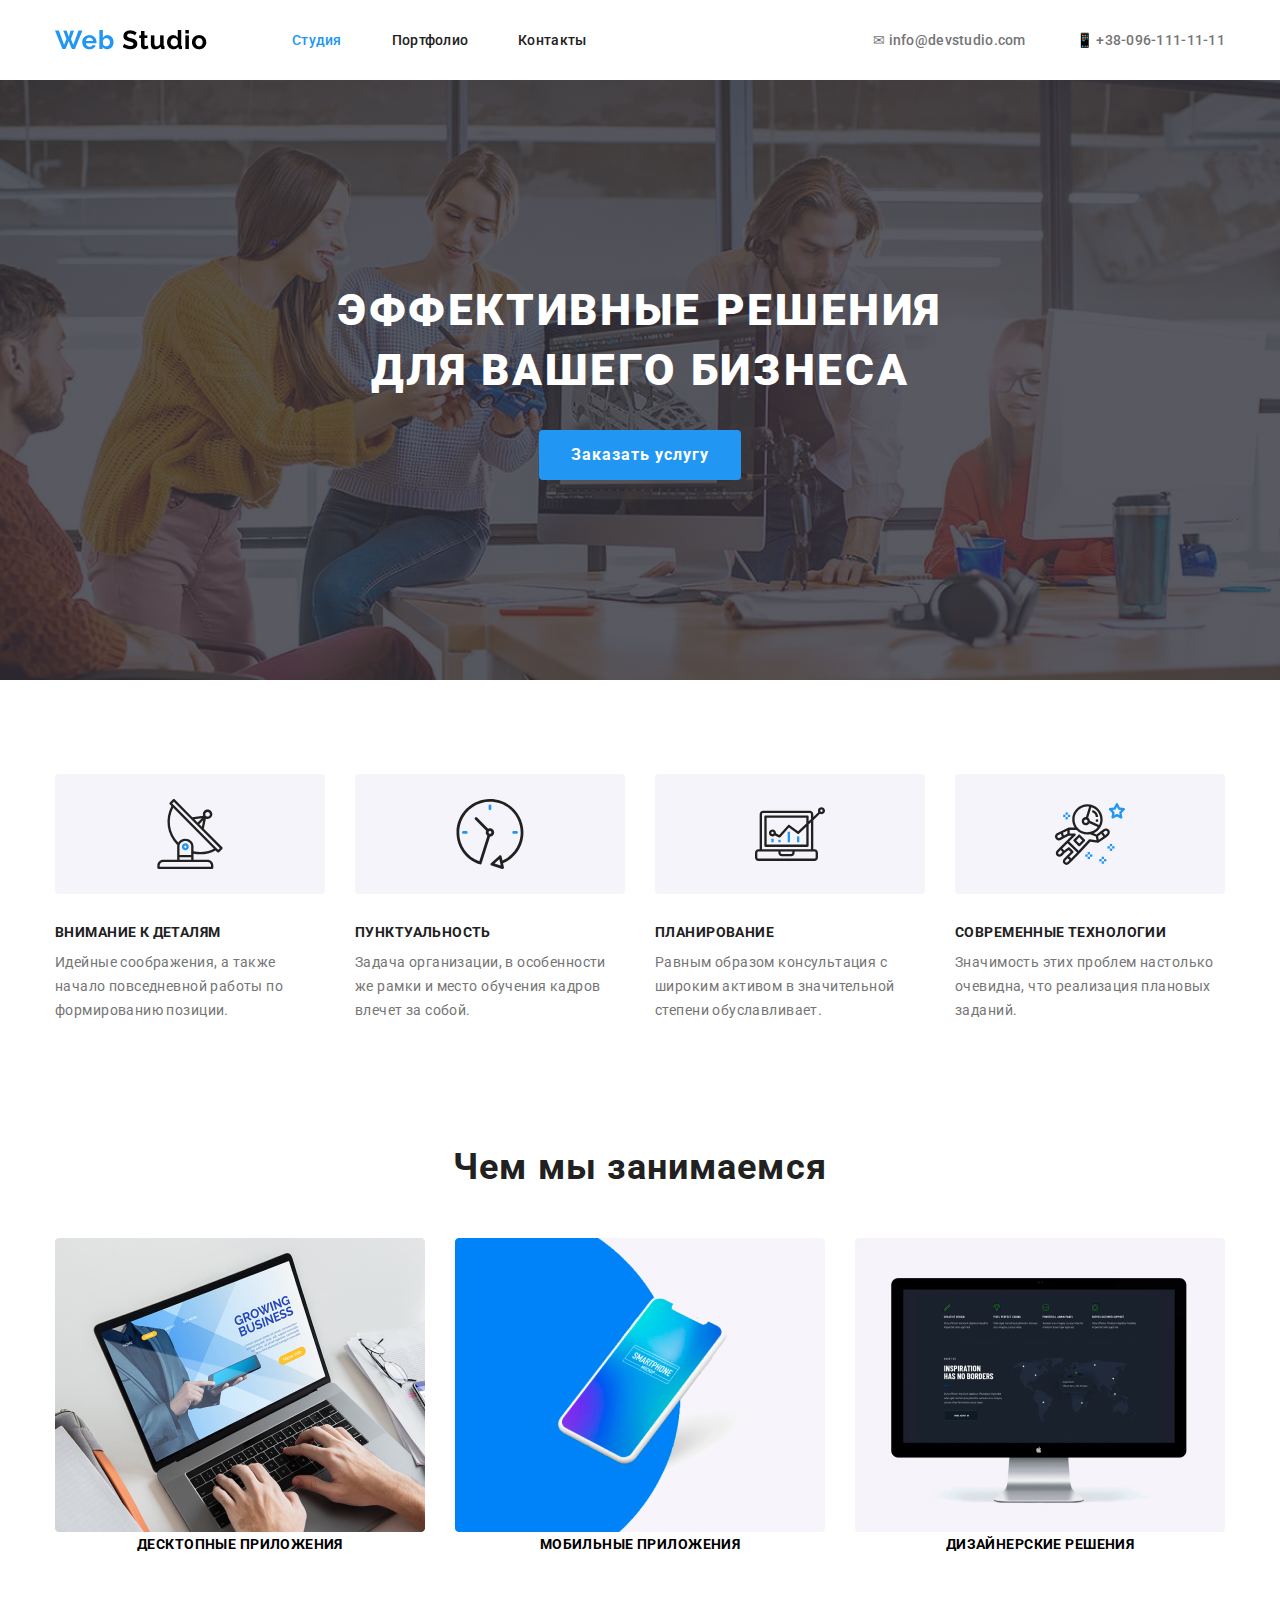
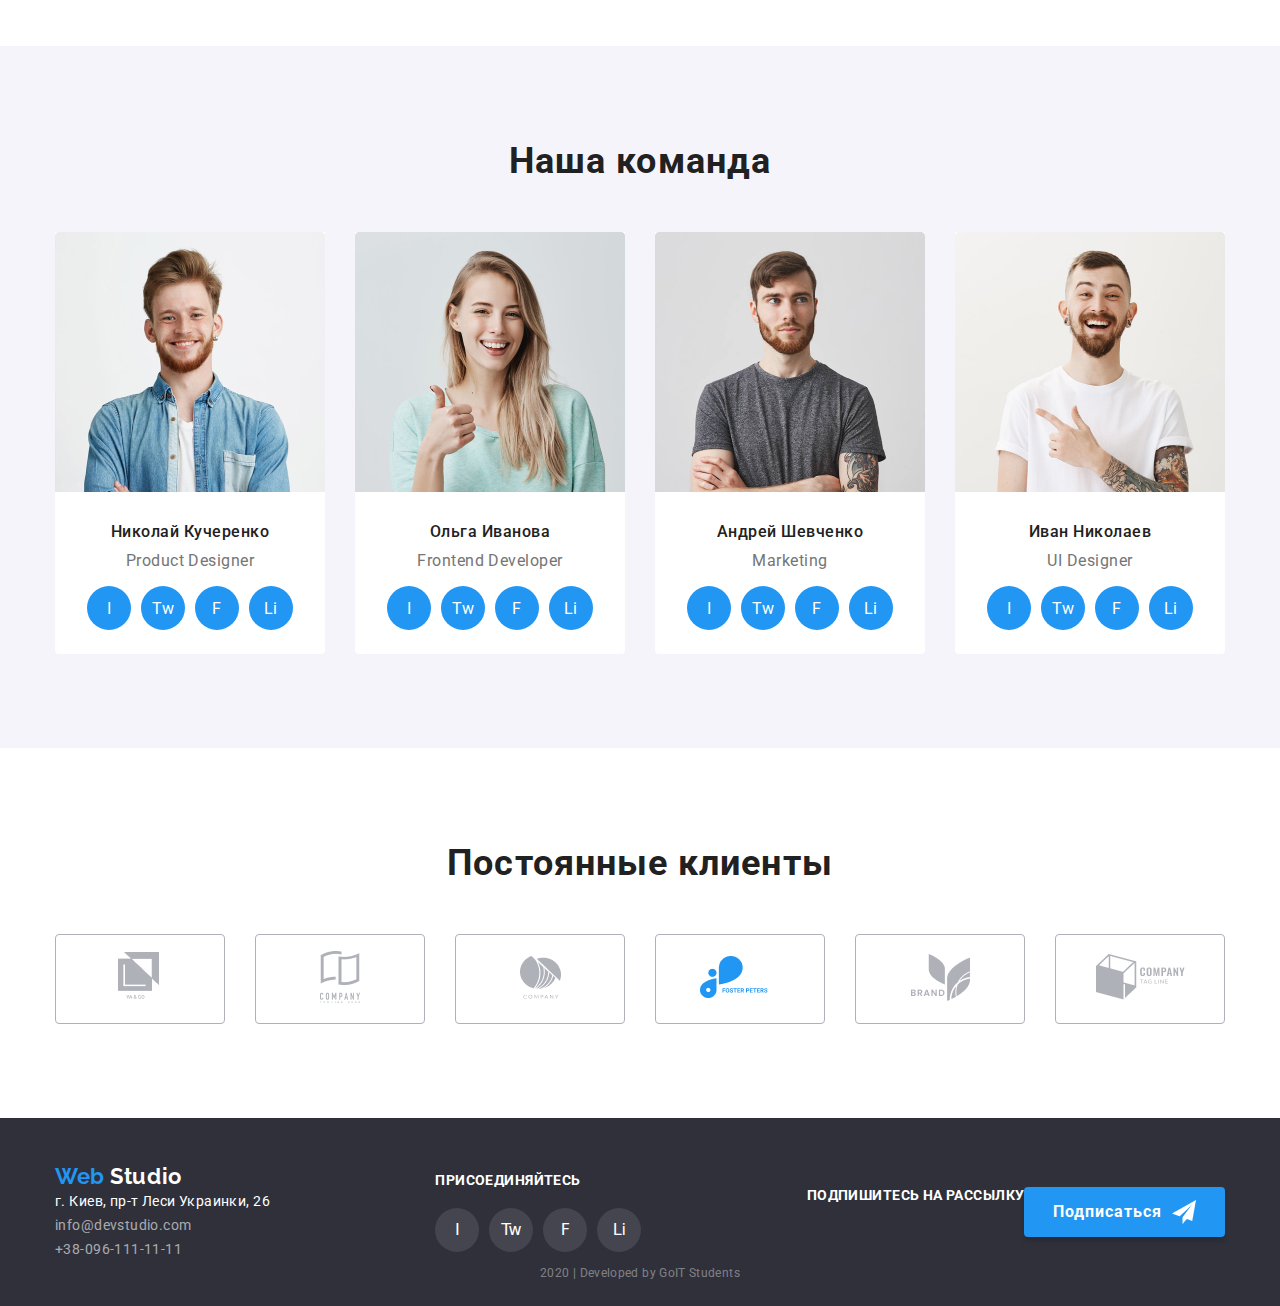
<file: index.html>
<!DOCTYPE html>
<html lang="en-ru">
  <head>
    <meta charset="UTF-8" />
    <meta name="viewport" content="width=device-width, initial-scale=1.0" />
    <title>Document</title>
    <link href="https://fonts.googleapis.com/css2?family=Raleway:wght@700&family=Roboto:wght@400;500;700;900&display=swap" rel="stylesheet" />
    <link rel="stylesheet" href="https://cdnjs.cloudflare.com/ajax/libs/modern-normalize/0.6.0/modern-normalize.min.css" />
    <link rel="stylesheet" href="./css/styles.css" />
  </head>

  <body>
    <header class="header-top">
      <div class="top-line-container">
        <a href="#"><img src="./images/WebStudio.jpg" class="web-studio-link" alt="Web Studio" /></a>

        <nav class="site-nav-container">
          <ul class="site-nav">
            <li class="site-nav-item"><a href="./index.html" class="link-current">Студия</a></li>
            <li class="site-nav-item"><a href="./portfolio.html" class="link">Портфолио</a></li>
            <li class="site-nav-item"><a href="#" class="link">Контакты</a></li>
          </ul>
        </nav>

        <address class="address-container">
          <ul class="top-line-address">
            <li class="address-item"><a href="#mailto:info@devstudio.com" class="link">&#9993; info@devstudio.com</a></li>
            <li class="address-item"><a href="#tel:+380961111111" class="link">&#x1F4F1; +38-096-111-11-11</a></li>
          </ul>
        </address>
      </div>
    </header>

    <main>
      <section class="general">
        <div class="order-container">
          <h1 class="main-title" lang="ru">
            Эффективные решения <br />
            для вашего бизнеса
          </h1>
          <a class="order-button" href="#">Заказать услугу</a>
        </div>
      </section>

      <section class="features">
        <div class="features-container">
          <ul class="features-list">
            <li class="feachers-item icon-antenna">
              <h2 class="features-title">Внимание к деталям</h2>
              <p class="features-text">
                Идейные соображения, а также начало повседневной работы по формированию позиции.
              </p>
            </li>

            <li class="feachers-item icon-clock">
              <h2 class="features-title">Пунктуальность</h2>
              <p class="features-text">
                Задача организации, в особенности же рамки и место обучения кадров влечет за собой.
              </p>
            </li>

            <li class="feachers-item icon-diagram">
              <h2 class="features-title">Планирование</h2>
              <p class="features-text">
                Равным образом консультация с широким активом в значительной степени обуславливает.
              </p>
            </li>

            <li class="feachers-item icon-astronaut">
              <h2 class="features-title">Современные технологии</h2>
              <p class="features-text">
                Значимость этих проблем настолько очевидна, что реализация плановых заданий.
              </p>
            </li>
          </ul>
        </div>
      </section>

      <section class="doings">
        <div class="doings-container">
          <h3 class="page-title">Чем мы занимаемся</h3>
          <ul class="doings-list">
            <li class="doings-card">
              <img src="./images/desctope.jpg" alt="" width="370" height="294" />
              <h4 class="doings-text">Десктопные приложения</h4>
            </li>

            <li class="doings-card">
              <img src="./images/mobile.jpg" alt="" width="370" height="294" />
              <h4 class="doings-text">Мобильные приложения</h4>
            </li>

            <li class="doings-card">
              <img src="./images/designer.jpg" alt="" width="370" height="294" />
              <h4 class="doings-text">Дизайнерские решения</h4>
            </li>
          </ul>
        </div>
      </section>

      <section class="team">
        <div class="team-container">
          <h3 class="page-title">Наша команда</h3>
          <ul class="team-list">
            <li class="emploee-card">
              <img src="./images/John.jpg" alt="John_Smith" class="emploee-image" width="270" height="260" />
              <h4 class="emploee-name">Николай Кучеренко</h4>
              <p class="emploee-position">Product Designer</p>
              <ul class="emploee-social">
                <li class="emploee-social-link">
                  <a href="#">I</a>
                </li>
                <li class="emploee-social-link">
                  <a href="#">Tw</a>
                </li>
                <li class="emploee-social-link">
                  <a href="#">F</a>
                </li>
                <li class="emploee-social-link">
                  <a href="#">Li</a>
                </li>
              </ul>
            </li>

            <li class="emploee-card">
              <img src="./images/Marta.jpg" alt="Marta_Stewart" class="emploee-image" width="270" height="260" />
              <h4 class="emploee-name">Ольга Иванова</h4>
              <p class="emploee-position">Frontend Developer</p>
              <ul class="emploee-social">
                <li class="emploee-social-link">
                  <a href="#">I</a>
                </li>
                <li class="emploee-social-link">
                  <a href="#">Tw</a>
                </li>
                <li class="emploee-social-link">
                  <a href="#">F</a>
                </li>
                <li class="emploee-social-link">
                  <a href="#">Li</a>
                </li>
              </ul>
            </li>

            <li class="emploee-card">
              <img src="./images/Robert.jpg" alt="Robert_Jakis" class="emploee-image" width="270" height="260" />
              <h4 class="emploee-name">Андрей Шевченко</h4>
              <p class="emploee-position">Marketing</p>
              <ul class="emploee-social">
                <li class="emploee-social-link">
                  <a href="#">I</a>
                </li>
                <li class="emploee-social-link">
                  <a href="#">Tw</a>
                </li>
                <li class="emploee-social-link">
                  <a href="#">F</a>
                </li>
                <li class="emploee-social-link">
                  <a href="#">Li</a>
                </li>
              </ul>
            </li>

            <li class="emploee-card">
              <img src="./images/Martin.jpg" alt="Martin_Doe" class="emploee-image" width="270" height="260" />
              <h4 class="emploee-name">Иван Николаев</h4>
              <p class="emploee-position">UI Designer</p>
              <ul class="emploee-social">
                <li class="emploee-social-link">
                  <a href="#">I</a>
                </li>
                <li class="emploee-social-link">
                  <a href="#">Tw</a>
                </li>
                <li class="emploee-social-link">
                  <a href="#">F</a>
                </li>
                <li class="emploee-social-link">
                  <a href="#">Li</a>
                </li>
              </ul>
            </li>
          </ul>
        </div>
      </section>

      <section class="customers">
        <div class="customers-container">
          <h3 class="page-title">Постоянные клиенты</h3>

          <ul class="customers-list">
            <li class="customers-item">
              <a href="">
                <img src="./images/logo1.jpg" alt="" />
              </a>
            </li>

            <li class="customers-item">
              <a href="">
                <img src="./images/logo2.jpg" alt="" />
              </a>
            </li>

            <li class="customers-item">
              <a href="">
                <img src="./images/logo3.jpg" alt="" />
              </a>
            </li>

            <li class="customers-item">
              <a href="">
                <img src="./images/logo4.jpg" alt="" />
              </a>
            </li>

            <li class="customers-item">
              <a href="">
                <img src="./images/logo5.jpg" alt="" />
              </a>
            </li>

            <li class="customers-item">
              <a href="">
                <img src="./images/logo6.jpg" alt="" />
              </a>
            </li>
          </ul>
        </div>
      </section>
    </main>

    <footer>
      <div class="footer-container">
        <div class="footer-address-container">
          <span class="web-footer">Web</span>
          <span class="studio-footer">Studio</span>

          <address class="footer-address">
            <span class="location"> г. Киев, пр-т Леси Украинки, 26 </span>
            <br />
            <a class="end-link" href="#mailto:info@devstudio.com">info@devstudio.com</a>
            <br />
            <a class="end-link" href="#tel:+380961111111">+38-096-111-11-11</a>
          </address>
        </div>

        <div class="join-us">
          <p class="join-text">Присоединяйтесь</p>
          <ul class="join-social-container">
            <li class="join-social-link">
              <a href="#">I</a>
            </li>
            <li class="join-social-link">
              <a href="#">Tw</a>
            </li>
            <li class="join-social-link">
              <a href="#">F</a>
            </li>
            <li class="join-social-link">
              <a href="#">Li</a>
            </li>
          </ul>
        </div>

        <div class="subscribe">
          <p class="subscribe-text">Подпишитесь на рассылку</p>
          <a class="subscribe-button">Подписаться</a>
        </div>
      </div>

      <div class="developers">2020 | Developed by GoIT Students</div>
    </footer>
  </body>
</html>
</file>
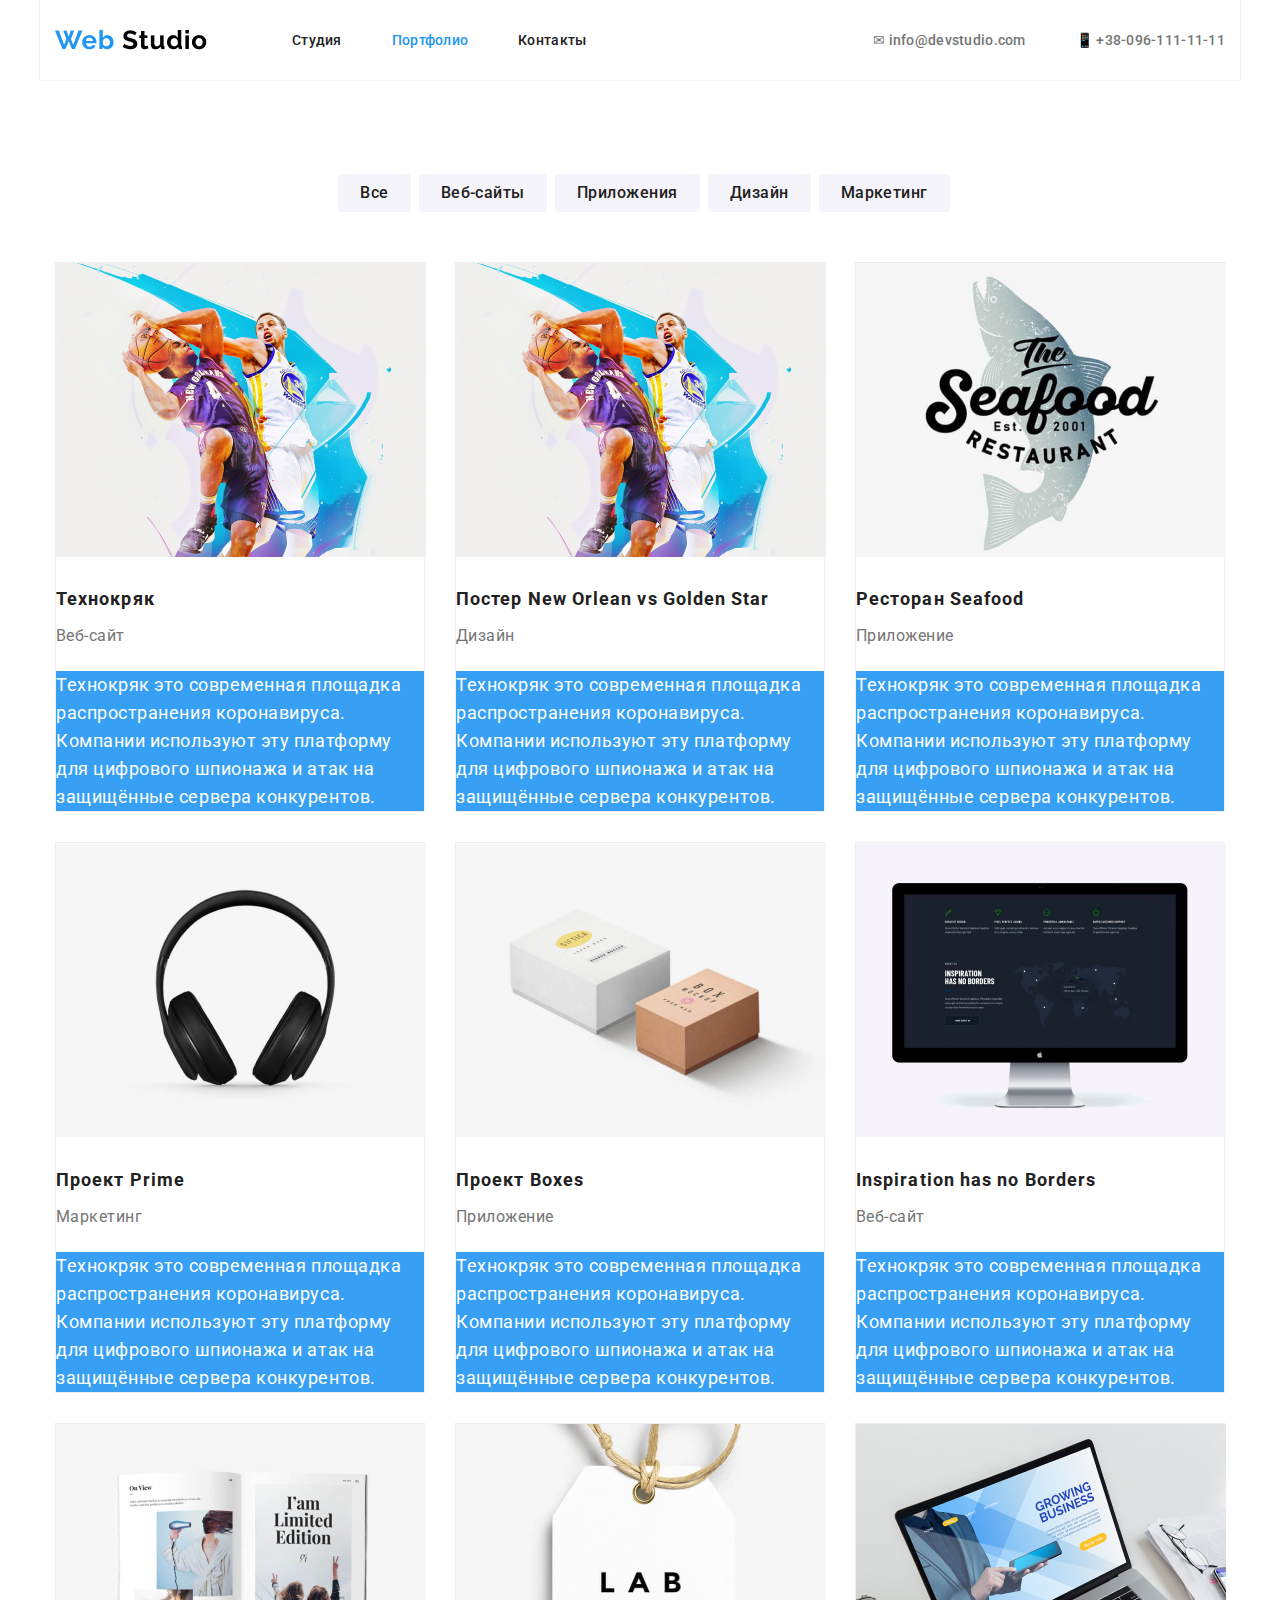
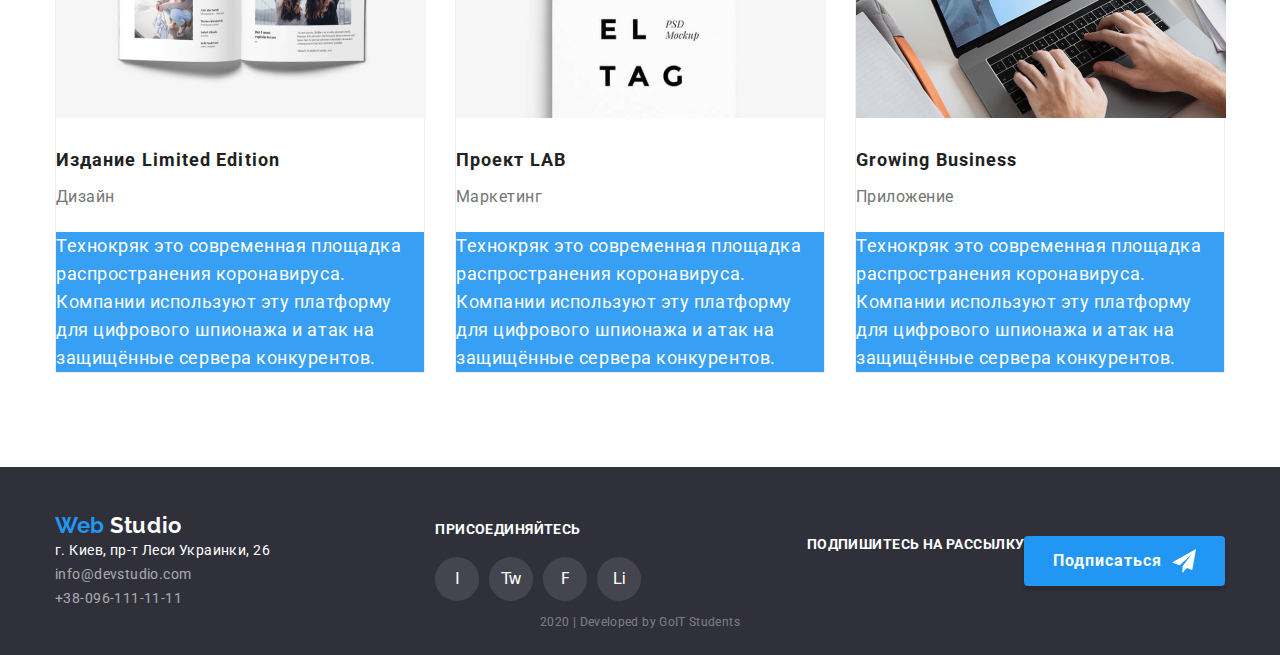
<file: portfolio.html>
<!DOCTYPE html>
<html lang="en-ru">
  <head>
    <meta charset="UTF-8" />
    <meta name="viewport" content="width=device-width, initial-scale=1.0" />
    <title>Document</title>
    <link href="https://fonts.googleapis.com/css2?family=Raleway:wght@700&family=Roboto:wght@400;500;700;900&display=swap" rel="stylesheet" />
    <link rel="stylesheet" href="https://cdnjs.cloudflare.com/ajax/libs/modern-normalize/0.6.0/modern-normalize.min.css" />
    <link rel="stylesheet" href="./css/styles.css" />
  </head>

  <body>
    <header class="header-top">
      <div class="top-line-container portfolio">
        <a href="#"><img src="./images/WebStudio.jpg" class="web-studio-link" alt="Web Studio" /></a>

        <nav class="site-nav-container">
          <ul class="site-nav">
            <li class="site-nav-item"><a href="./index.html" class="link">Студия</a></li>
            <li class="site-nav-item"><a href="./portfolio.html" class="link-current">Портфолио</a></li>
            <li class="site-nav-item"><a href="#" class="link">Контакты</a></li>
          </ul>
        </nav>

        <address class="address-container">
          <ul class="top-line-address">
            <li class="address-item"><a href="#mailto:info@devstudio.com" class="link">&#9993; info@devstudio.com</a></li>
            <li class="address-item"><a href="#tel:+380961111111" class="link">&#x1F4F1; +38-096-111-11-11</a></li>
          </ul>
        </address>
      </div>
    </header>

    <main>
      <div class="buttons-container">
        <ul class="buttons-list">
          <li><button type="button" class="portfolio-button">Все</button></li>
          <li><button type="button" class="portfolio-button">Веб-сайты</button></li>
          <li><button type="button" class="portfolio-button">Приложения</button></li>
          <li><button type="button" class="portfolio-button">Дизайн</button></li>
          <li><button type="button" class="portfolio-button">Маркетинг</button></li>
        </ul>
      </div>

      <div class="portfolio-container">
        <ul class="portfolio-list">
          <li class="portfolio-card">
            <a href="" class="portfolio-card-info">
              <img class="portfolio-card-image" src="./images/NewOrleanVSGoldenStar.jpg" alt="Tehnokryak image" />
              <h1 class="portfolio-title">Технокряк</h1>
              <p class="portfolio-subtitle">Веб-сайт</p>
              <p class="portfolio-text">
                Технокряк это современная площадка распространения коронавируса. Компании используют эту платформу для цифрового шпионажа и атак на
                защищённые сервера конкурентов.
              </p>
            </a>
          </li>

          <li class="portfolio-card">
            <a href="" class="portfolio-card-info">
              <img class="portfolio-card-image" src="./images/NewOrleanVSGoldenStar.jpg" alt="Nev Orlean image" />
              <h2 class="portfolio-title">Постер New Orlean vs Golden Star</h2>
              <p class="portfolio-subtitle">Дизайн</p>
              <p class="portfolio-text">
                Технокряк это современная площадка распространения коронавируса. Компании используют эту платформу для цифрового шпионажа и атак на
                защищённые сервера конкурентов.
              </p>
            </a>
          </li>

          <li class="portfolio-card">
            <a href="" class="portfolio-card-info">
              <img class="portfolio-card-image" src="./images/Seafood.jpg" alt="Seafood image" />
              <h2 class="portfolio-title">Ресторан Seafood</h2>
              <p class="portfolio-subtitle">Приложение</p>
              <p class="portfolio-text">
                Технокряк это современная площадка распространения коронавируса. Компании используют эту платформу для цифрового шпионажа и атак на
                защищённые сервера конкурентов.
              </p>
            </a>
          </li>

          <li class="portfolio-card">
            <a href="" class="portfolio-card-info">
              <img class="portfolio-card-image" src="./images/Prime.jpg" alt="Prime image" />
              <h2 class="portfolio-title">Проект Prime</h2>
              <p class="portfolio-subtitle">Маркетинг</p>
              <p class="portfolio-text">
                Технокряк это современная площадка распространения коронавируса. Компании используют эту платформу для цифрового шпионажа и атак на
                защищённые сервера конкурентов.
              </p>
            </a>
          </li>

          <li class="portfolio-card">
            <a href="" class="portfolio-card-info">
              <img class="portfolio-card-image" src="./images/Boxes.jpg" alt="Boxes image" />
              <h2 class="portfolio-title">Проект Boxes</h2>
              <p class="portfolio-subtitle">Приложение</p>
              <p class="portfolio-text">
                Технокряк это современная площадка распространения коронавируса. Компании используют эту платформу для цифрового шпионажа и атак на
                защищённые сервера конкурентов.
              </p>
            </a>
          </li>

          <li class="portfolio-card">
            <a href="" class="portfolio-card-info">
              <img class="portfolio-card-image" src="./images/InspirationhasnoBorders.jpg" alt="Inspiration image" />
              <h2 class="portfolio-title">Inspiration has no Borders</h2>
              <p class="portfolio-subtitle">Веб-сайт</p>
              <p class="portfolio-text">
                Технокряк это современная площадка распространения коронавируса. Компании используют эту платформу для цифрового шпионажа и атак на
                защищённые сервера конкурентов.
              </p>
            </a>
          </li>

          <li class="portfolio-card">
            <a href="" class="portfolio-card-info">
              <img class="portfolio-card-image" src="./images/LimitedEdition.jpg" alt="Limited Edition image" />
              <h2 class="portfolio-title">Издание Limited Edition</h2>
              <p class="portfolio-subtitle">Дизайн</p>
              <p class="portfolio-text">
                Технокряк это современная площадка распространения коронавируса. Компании используют эту платформу для цифрового шпионажа и атак на
                защищённые сервера конкурентов.
              </p>
            </a>
          </li>

          <li class="portfolio-card">
            <a href="" class="portfolio-card-info">
              <img class="portfolio-card-image" src="./images/LAB.jpg" alt="LAB image" />
              <h2 class="portfolio-title">Проект LAB</h2>
              <p class="portfolio-subtitle">Маркетинг</p>
              <p class="portfolio-text">
                Технокряк это современная площадка распространения коронавируса. Компании используют эту платформу для цифрового шпионажа и атак на
                защищённые сервера конкурентов.
              </p>
            </a>
          </li>

          <li class="portfolio-card">
            <a href="" class="portfolio-card-info">
              <img class="portfolio-card-image" src="./images/GrowingBusiness.jpg" alt="Growing image" />
              <h2 class="portfolio-title">Growing Business</h2>
              <p class="portfolio-subtitle">Приложение</p>
              <p class="portfolio-text">
                Технокряк это современная площадка распространения коронавируса. Компании используют эту платформу для цифрового шпионажа и атак на
                защищённые сервера конкурентов.
              </p>
            </a>
          </li>
        </ul>
      </div>
    </main>

    <footer>
      <div class="footer-container">
        <div class="footer-address-container">
          <span class="web-footer">Web</span>
          <span class="studio-footer">Studio</span>

          <address class="footer-address">
            <span class="location"> г. Киев, пр-т Леси Украинки, 26 </span>
            <br />
            <a class="end-link" href="#mailto:info@devstudio.com">info@devstudio.com</a>
            <br />
            <a class="end-link" href="#tel:+380961111111">+38-096-111-11-11</a>
          </address>
        </div>

        <div class="join-us">
          <p class="join-text">Присоединяйтесь</p>
          <ul class="join-social-container">
            <li class="join-social-link">
              <a href="#">I</a>
            </li>
            <li class="join-social-link">
              <a href="#">Tw</a>
            </li>
            <li class="join-social-link">
              <a href="#">F</a>
            </li>
            <li class="join-social-link">
              <a href="#">Li</a>
            </li>
          </ul>
        </div>

        <div class="subscribe">
          <p class="subscribe-text">Подпишитесь на рассылку</p>
          <a class="subscribe-button">Подписаться</a>
        </div>
      </div>

      <div class="developers">2020 | Developed by GoIT Students</div>
    </footer>
  </body>
</html>
</file>
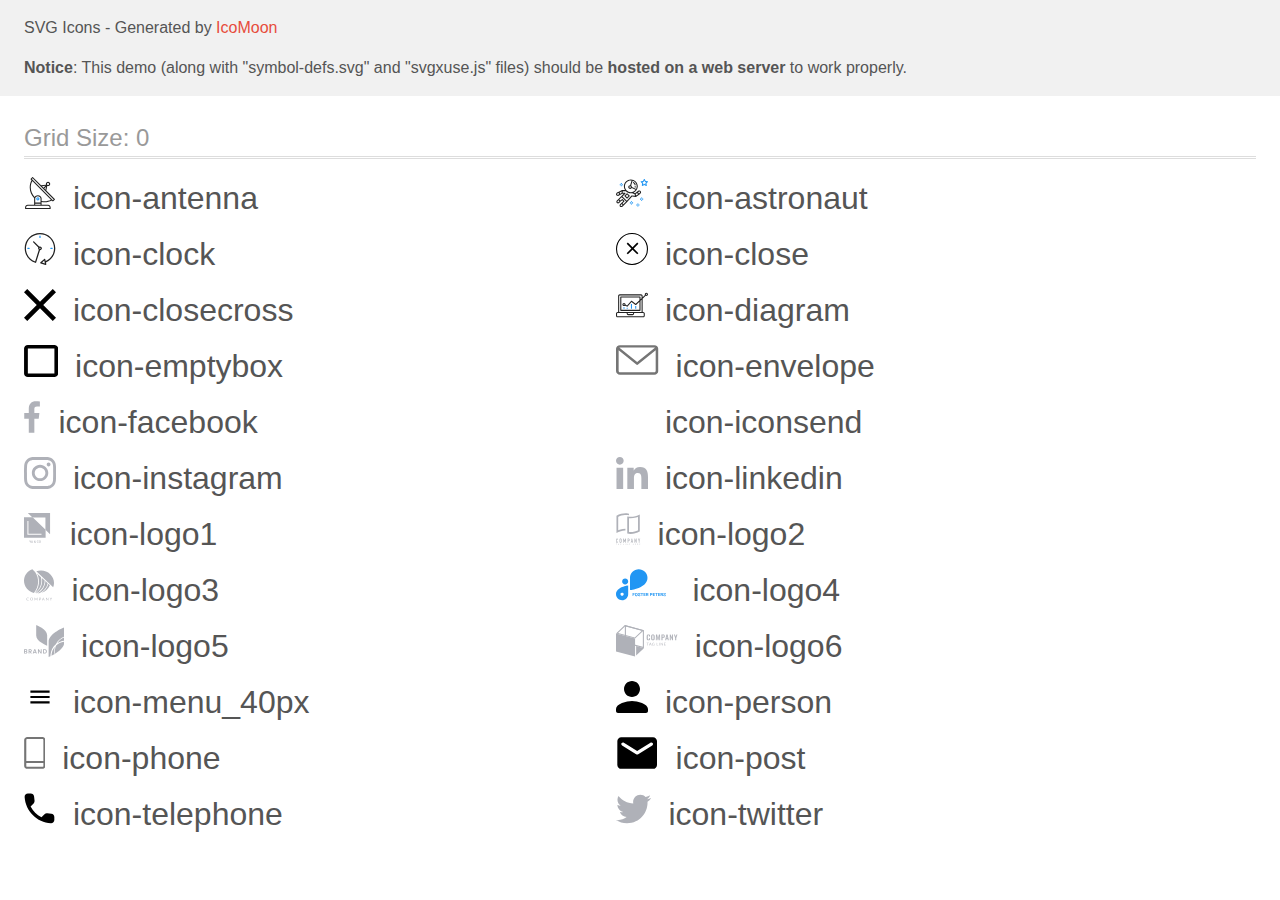
<file: icomoon/demo-external-svg.html>
<!doctype html>
<html>
<head>
    <title>IcoMoon - SVG Icons</title>
    <meta charset="utf-8">
    <meta name="viewport" content="width=device-width, initial-scale=1">
    <link rel="stylesheet" href="demo-files/demo.css">
    <link rel="stylesheet" href="style.css">
</head>
<body>
<header class="bgc1 clearfix">
<div class="mhl">
    <p>SVG Icons - Generated by <a href="https://icomoon.io/app">IcoMoon</a></p><p><strong>Notice</strong>: This demo (along with "symbol-defs.svg" and "svgxuse.js" files) should be <b>hosted on a web server</b> to work properly.</p>
</div>
</header>
    <div class="clearfix mhl ptl">
        <h1 class="mvm mtn fgc1">Grid Size: 0</h1>
        <div class="glyph fs1">
            <div class="clearfix pbs">
                <svg class="icon icon-antenna"><use xlink:href="symbol-defs.svg#icon-antenna"></use></svg><span class="name"> icon-antenna</span>
            </div>
        </div>
        <div class="glyph fs1">
            <div class="clearfix pbs">
                <svg class="icon icon-astronaut"><use xlink:href="symbol-defs.svg#icon-astronaut"></use></svg><span class="name"> icon-astronaut</span>
            </div>
        </div>
        <div class="glyph fs1">
            <div class="clearfix pbs">
                <svg class="icon icon-clock"><use xlink:href="symbol-defs.svg#icon-clock"></use></svg><span class="name"> icon-clock</span>
            </div>
        </div>
        <div class="glyph fs1">
            <div class="clearfix pbs">
                <svg class="icon icon-close"><use xlink:href="symbol-defs.svg#icon-close"></use></svg><span class="name"> icon-close</span>
            </div>
        </div>
        <div class="glyph fs1">
            <div class="clearfix pbs">
                <svg class="icon icon-closecross"><use xlink:href="symbol-defs.svg#icon-closecross"></use></svg><span class="name"> icon-closecross</span>
            </div>
        </div>
        <div class="glyph fs1">
            <div class="clearfix pbs">
                <svg class="icon icon-diagram"><use xlink:href="symbol-defs.svg#icon-diagram"></use></svg><span class="name"> icon-diagram</span>
            </div>
        </div>
        <div class="glyph fs1">
            <div class="clearfix pbs">
                <svg class="icon icon-emptybox"><use xlink:href="symbol-defs.svg#icon-emptybox"></use></svg><span class="name"> icon-emptybox</span>
            </div>
        </div>
        <div class="glyph fs1">
            <div class="clearfix pbs">
                <svg class="icon icon-envelope"><use xlink:href="symbol-defs.svg#icon-envelope"></use></svg><span class="name"> icon-envelope</span>
            </div>
        </div>
        <div class="glyph fs1">
            <div class="clearfix pbs">
                <svg class="icon icon-facebook"><use xlink:href="symbol-defs.svg#icon-facebook"></use></svg><span class="name"> icon-facebook</span>
            </div>
        </div>
        <div class="glyph fs1">
            <div class="clearfix pbs">
                <svg class="icon icon-iconsend"><use xlink:href="symbol-defs.svg#icon-iconsend"></use></svg><span class="name"> icon-iconsend</span>
            </div>
        </div>
        <div class="glyph fs1">
            <div class="clearfix pbs">
                <svg class="icon icon-instagram"><use xlink:href="symbol-defs.svg#icon-instagram"></use></svg><span class="name"> icon-instagram</span>
            </div>
        </div>
        <div class="glyph fs1">
            <div class="clearfix pbs">
                <svg class="icon icon-linkedin"><use xlink:href="symbol-defs.svg#icon-linkedin"></use></svg><span class="name"> icon-linkedin</span>
            </div>
        </div>
        <div class="glyph fs1">
            <div class="clearfix pbs">
                <svg class="icon icon-logo1"><use xlink:href="symbol-defs.svg#icon-logo1"></use></svg><span class="name"> icon-logo1</span>
            </div>
        </div>
        <div class="glyph fs1">
            <div class="clearfix pbs">
                <svg class="icon icon-logo2"><use xlink:href="symbol-defs.svg#icon-logo2"></use></svg><span class="name"> icon-logo2</span>
            </div>
        </div>
        <div class="glyph fs1">
            <div class="clearfix pbs">
                <svg class="icon icon-logo3"><use xlink:href="symbol-defs.svg#icon-logo3"></use></svg><span class="name"> icon-logo3</span>
            </div>
        </div>
        <div class="glyph fs1">
            <div class="clearfix pbs">
                <svg class="icon icon-logo4"><use xlink:href="symbol-defs.svg#icon-logo4"></use></svg><span class="name"> icon-logo4</span>
            </div>
        </div>
        <div class="glyph fs1">
            <div class="clearfix pbs">
                <svg class="icon icon-logo5"><use xlink:href="symbol-defs.svg#icon-logo5"></use></svg><span class="name"> icon-logo5</span>
            </div>
        </div>
        <div class="glyph fs1">
            <div class="clearfix pbs">
                <svg class="icon icon-logo6"><use xlink:href="symbol-defs.svg#icon-logo6"></use></svg><span class="name"> icon-logo6</span>
            </div>
        </div>
        <div class="glyph fs1">
            <div class="clearfix pbs">
                <svg class="icon icon-menu_40px"><use xlink:href="symbol-defs.svg#icon-menu_40px"></use></svg><span class="name"> icon-menu_40px</span>
            </div>
        </div>
        <div class="glyph fs1">
            <div class="clearfix pbs">
                <svg class="icon icon-person"><use xlink:href="symbol-defs.svg#icon-person"></use></svg><span class="name"> icon-person</span>
            </div>
        </div>
        <div class="glyph fs1">
            <div class="clearfix pbs">
                <svg class="icon icon-phone"><use xlink:href="symbol-defs.svg#icon-phone"></use></svg><span class="name"> icon-phone</span>
            </div>
        </div>
        <div class="glyph fs1">
            <div class="clearfix pbs">
                <svg class="icon icon-post"><use xlink:href="symbol-defs.svg#icon-post"></use></svg><span class="name"> icon-post</span>
            </div>
        </div>
        <div class="glyph fs1">
            <div class="clearfix pbs">
                <svg class="icon icon-telephone"><use xlink:href="symbol-defs.svg#icon-telephone"></use></svg><span class="name"> icon-telephone</span>
            </div>
        </div>
        <div class="glyph fs1">
            <div class="clearfix pbs">
                <svg class="icon icon-twitter"><use xlink:href="symbol-defs.svg#icon-twitter"></use></svg><span class="name"> icon-twitter</span>
            </div>
        </div>
  </div>
<script defer src="svgxuse.js"></script>
</body>
</html>
</file>
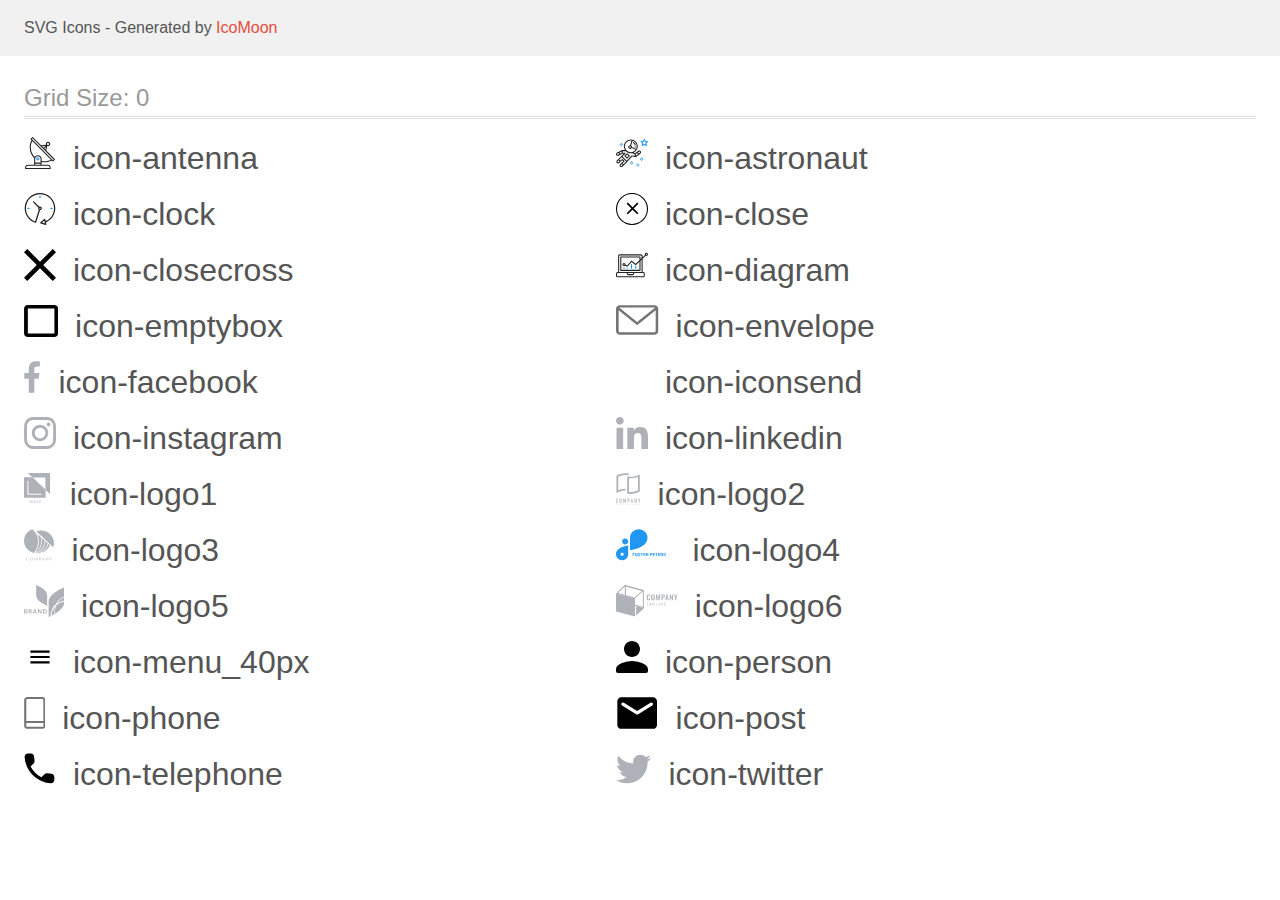
<file: icomoon/demo.html>
<!doctype html>
<html>
<head>
    <title>IcoMoon - SVG Icons</title>
    <meta charset="utf-8">
    <meta name="viewport" content="width=device-width, initial-scale=1">
    <link rel="stylesheet" href="demo-files/demo.css">
    <link rel="stylesheet" href="style.css">
</head>
<body>
<svg aria-hidden="true" style="position: absolute; width: 0; height: 0; overflow: hidden;" version="1.1" xmlns="http://www.w3.org/2000/svg" xmlns:xlink="http://www.w3.org/1999/xlink">
<defs>
<symbol id="icon-antenna" viewBox="0 0 32 32">
<path fill="#212121" style="fill: var(--color1, #212121)" d="M30.773 22.098l-8.443-8.505 0.937-4.616c0.225 0.090 0.485 0.144 0.758 0.146h0.007c0.008 0 0.017 0 0.026 0 1.192 0 2.159-0.967 2.159-2.159s-0.967-2.159-2.159-2.159c-1.192 0-2.159 0.967-2.159 2.159 0 0.259 0.046 0.508 0.13 0.739l-0.005-0.015-4.96 0.606-8.091-8.133c-0.096-0.098-0.229-0.159-0.376-0.16h-0c-0.14 0.001-0.274 0.057-0.373 0.155l-1.512 1.504c-0.096 0.097-0.156 0.23-0.156 0.377s0.060 0.281 0.156 0.377v0l0.814 0.825c-1.143 2.062-1.816 4.522-1.816 7.139 0 4.106 1.656 7.824 4.336 10.525l-0.001-0.001c0.043 0.041 0.092 0.074 0.146 0.097-0.032 0.164-0.051 0.353-0.052 0.546v6.188h-6.4c-1.472 0.001-2.666 1.194-2.667 2.666v1.067c0 0.295 0.239 0.534 0.534 0.534h24.534c0.294 0 0.533-0.239 0.533-0.534v-1.067c-0.002-1.472-1.195-2.665-2.666-2.666h-6.4v-2.742c1.003 0.21 2.024 0.317 3.049 0.32 2.58-0.003 5.005-0.663 7.117-1.822l-0.077 0.039 0.818 0.823c0.099 0.101 0.235 0.159 0.376 0.16 0.14-0.001 0.274-0.057 0.373-0.155l1.512-1.504c0.096-0.097 0.156-0.23 0.156-0.377s-0.060-0.281-0.156-0.377v0zM23.28 6.233c0.193-0.192 0.459-0.31 0.752-0.31 0.589 0 1.067 0.478 1.067 1.066s-0.477 1.066-1.067 1.066c-0 0-0 0-0 0h-0.004c-0.587-0.003-1.061-0.479-1.061-1.066 0-0.295 0.12-0.563 0.314-0.756l0-0h-0.002zM22.024 9.737l-0.598 2.946-1.175-1.183 1.774-1.763zM21.419 8.835l-1.92 1.909-1.486-1.493 3.406-0.416zM24.004 28.8c0.884 0 1.6 0.716 1.6 1.6v0 0.534h-23.466v-0.534c0-0.884 0.716-1.6 1.6-1.6v0h20.267zM16.538 26.666v1.067h-5.334v-1.067h5.334zM11.204 25.6v-4.053c0-1.294 1.196-2.346 2.667-2.346s2.667 1.053 2.667 2.346v4.053h-5.334zM17.604 23.904v-2.357c0-1.882-1.675-3.413-3.733-3.413-0.017-0-0.038-0-0.058-0-1.353 0-2.54 0.707-3.213 1.771l-0.009 0.016c-2.36-2.482-3.812-5.846-3.812-9.55 0-2.314 0.567-4.496 1.569-6.414l-0.036 0.077 18.602 18.709c-1.823 0.947-3.979 1.502-6.266 1.502-1.079 0-2.128-0.124-3.136-0.357l0.093 0.018zM28.893 23.22l-21.057-21.181 0.754-0.752 7.935 7.98c0.004 0 0.006 0.007 0.010 0.010l13.114 13.191-0.757 0.752z"></path>
<path fill="#2196f3" style="fill: var(--color2, #2196f3)" d="M13.876 20.267h-0.005c-0.001 0-0.002 0-0.002 0-0.884 0-1.6 0.716-1.6 1.6s0.715 1.599 1.597 1.6h0.005c0.001 0 0.001 0 0.002 0 0.884 0 1.6-0.716 1.6-1.6s-0.715-1.599-1.598-1.6h-0zM14.249 22.245c-0.096 0.096-0.229 0.155-0.376 0.155-0.294 0-0.533-0.239-0.533-0.533s0.237-0.532 0.531-0.533h0c0.293 0.001 0.531 0.239 0.531 0.533 0 0.148-0.060 0.282-0.157 0.378l-0 0h0.005z"></path>
</symbol>
<symbol id="icon-astronaut" viewBox="0 0 32 32">
<path fill="#2196f3" style="fill: var(--color2, #2196f3)" d="M31.974 4.524c-0.064-0.191-0.227-0.332-0.427-0.362l-0.003-0-1.91-0.278-0.855-1.731c-0.179-0.365-0.777-0.365-0.956 0l-0.855 1.731-1.911 0.278c-0.26 0.039-0.457 0.26-0.457 0.528 0 0.15 0.062 0.285 0.161 0.382l1.383 1.348-0.326 1.903c-0.034 0.2 0.048 0.402 0.212 0.522 0.087 0.064 0.195 0.102 0.313 0.102 0.091 0 0.177-0.023 0.252-0.064l-0.003 0.001 1.708-0.899 1.709 0.899c0.072 0.038 0.157 0.061 0.247 0.061 0.295 0 0.534-0.239 0.534-0.534 0-0.031-0.003-0.062-0.008-0.092l0 0.003-0.326-1.903 1.383-1.348c0.099-0.097 0.16-0.232 0.16-0.382 0-0.059-0.010-0.116-0.027-0.169l0.001 0.004zM29.511 5.851c-0.125 0.122-0.183 0.299-0.153 0.472l0.191 1.114-1.001-0.526c-0.072-0.039-0.158-0.061-0.248-0.061s-0.176 0.023-0.251 0.063l0.003-0.001-1.001 0.526 0.192-1.114c0.005-0.027 0.008-0.058 0.008-0.090 0-0.15-0.062-0.285-0.161-0.382l-0.811-0.789 1.119-0.163c0.174-0.025 0.324-0.134 0.402-0.292l0.5-1.013 0.501 1.013c0.078 0.158 0.228 0.267 0.402 0.292l1.119 0.162-0.809 0.79zM26.134 20.522h-1.067v1.067h1.067v-1.067zM26.134 22.656h-1.067v1.066h1.067v-1.066zM27.2 21.589h-1.067v1.067h1.067v-1.067z"></path>
<path fill="#2196f3" style="fill: var(--color2, #2196f3)" d="M25.067 21.589h-1.067v1.067h1.067v-1.067zM22.4 26.389h-1.067v1.067h1.067v-1.067zM22.4 28.523h-1.067v1.067h1.067v-1.067zM23.466 27.456h-1.067v1.067h1.067v-1.067zM21.334 27.456h-1.067v1.067h1.067v-1.067zM16 24.256h-1.067v1.067h1.067v-1.067zM16 26.389h-1.067v1.067h1.067v-1.067zM17.067 25.322h-1.067v1.067h1.067v-1.067zM14.933 25.322h-1.066v1.067h1.066v-1.067zM5.867 6.122h-1.067v1.066h1.067v-1.066zM5.867 8.256h-1.067v1.066h1.067v-1.066zM6.933 7.189h-1.067v1.067h1.066v-1.067zM4.8 7.189h-1.067v1.067h1.067v-1.067z"></path>
<path fill="#212121" style="fill: var(--color1, #212121)" d="M24.715 14.16c-0.28-0.376-0.698-0.636-1.179-0.703l-0.009-0.001c-0.076-0.012-0.164-0.018-0.254-0.018-0.411 0-0.789 0.139-1.090 0.373l0.004-0.003-1.253 0.96-1.898 1.417-1.358-0.541c2.421-1.086 4.113-3.508 4.113-6.32 0-3.823-3.122-6.934-6.961-6.934s-6.961 3.11-6.961 6.934c0 1.386 0.415 2.674 1.12 3.759l-2.768-0.024c-0.009 0-0.016 0.005-0.023 0.005-0.056 0.003-0.11 0.014-0.159 0.033l0.004-0.001c-0.013 0.005-0.026 0.007-0.038 0.013-0.006 0.003-0.013 0.003-0.019 0.006l-3.233 1.596c-0 0-0.001 0-0.001 0.001l-1.893 0.91c-0.024 0.011-0.045 0.023-0.064 0.036l0.001-0.001c-0.482 0.324-0.795 0.867-0.795 1.483 0 0.297 0.073 0.577 0.201 0.823l-0.005-0.010c0.22 0.424 0.592 0.742 1.043 0.885l0.013 0.003c0.161 0.053 0.345 0.083 0.537 0.083 0.308 0 0.598-0.078 0.851-0.216l-0.009 0.005 1.388-0.738 2.264-1.169 1.357-0.008-5.442 5.415c0 0.001-0.001 0.001-0.001 0.001l-1.339 1.333c-0.303 0.299-0.49 0.714-0.49 1.173 0 0.002 0 0.004 0 0.005v-0c0 0.445 0.174 0.863 0.49 1.178 0.301 0.3 0.717 0.485 1.176 0.485 0.001 0 0.002 0 0.004 0h-0c0.428 0 0.854-0.162 1.18-0.485l1.314-1.309 1.741-1.3 0.901 0.897-3.102 3.088c-0.303 0.299-0.491 0.714-0.491 1.173 0 0.001 0 0.003 0 0.004v-0c0 0.445 0.174 0.864 0.49 1.179 0.302 0.3 0.717 0.485 1.176 0.485 0.001 0 0.002 0 0.003 0h-0c0.427 0 0.855-0.162 1.18-0.485l4.488-4.472c0.007-0.006 0.016-0.009 0.022-0.016l5.166-5.658 3.471 0.494c0.025 0.004 0.050 0.006 0.075 0.006 0.065 0 0.127-0.016 0.187-0.038 0.018-0.006 0.033-0.015 0.050-0.023 0.019-0.010 0.039-0.015 0.058-0.027l3.213-2.133c0.012-0.008 0.018-0.021 0.029-0.030 0.013-0.010 0.029-0.014 0.041-0.026l1.271-1.191c0.348-0.326 0.564-0.787 0.564-1.3 0-0.4-0.132-0.769-0.355-1.067l0.003 0.005zM2.13 17.77c-0.173 0.093-0.37 0.112-0.558 0.052-0.294-0.093-0.504-0.364-0.504-0.683 0-0.236 0.114-0.445 0.29-0.575l0.002-0.001 1.314-0.632 0.316 0.924 0.133 0.389-0.992 0.527zM5.627 15.942l-1.548 0.8-0.255-0.746-0.184-0.537 2.027-1.001-0.040 1.484zM20.727 9.322c0 0.918-0.219 1.785-0.599 2.56l-4.181-1.899c-0.044-0.575-0.342-1.072-0.782-1.384l-0.006-0.004 1.463-4.861c2.378 0.756 4.105 2.974 4.105 5.588zM8.938 9.322c0-3.235 2.644-5.867 5.894-5.867 0.253 0 0.5 0.022 0.745 0.053l-1.432 4.753c-0.019 0-0.037-0.006-0.057-0.006-0 0-0.001 0-0.001 0-1.032 0-1.869 0.835-1.872 1.867v0c0.003 1.031 0.84 1.867 1.872 1.867 0 0 0.001 0 0.001 0h-0c0.695 0 1.295-0.383 1.618-0.944l3.863 1.755c-1.075 1.446-2.795 2.389-4.737 2.389-3.25 0-5.894-2.632-5.894-5.867zM14.895 10.122c0 0.441-0.362 0.8-0.806 0.8-0 0-0.001 0-0.001 0-0.443 0-0.802-0.358-0.804-0.8v-0c0-0.441 0.361-0.8 0.806-0.8s0.806 0.359 0.806 0.8zM2.464 25.146c-0.11 0.109-0.261 0.176-0.428 0.176s-0.317-0.067-0.427-0.175l0 0c-0.109-0.108-0.176-0.257-0.176-0.422s0.067-0.314 0.176-0.422l0-0 0.962-0.959 0.852 0.848-0.959 0.955zM5.678 28.88c-0.11 0.109-0.261 0.176-0.428 0.176s-0.317-0.067-0.427-0.175l0 0c-0.109-0.108-0.176-0.257-0.176-0.422s0.067-0.314 0.176-0.422l0-0 0.963-0.959 0.852 0.848-0.96 0.955zM9.16 25.411l-0.001 0.001-1.765 1.76-0.852-0.848 1.765-1.757c0.040-0.040 0.065-0.088 0.090-0.136 0.007-0.014 0.020-0.026 0.026-0.040 0.016-0.041 0.019-0.085 0.026-0.128 0.003-0.025 0.014-0.048 0.014-0.073 0-0.036-0.013-0.070-0.020-0.106-0.006-0.032-0.006-0.064-0.019-0.096-0.025-0.053-0.055-0.098-0.092-0.138l0 0c-0.010-0.012-0.014-0.027-0.025-0.038h-0.001s0-0.001-0.001-0.002l-1.607-1.6c-0.017-0.017-0.039-0.024-0.058-0.038-0.025-0.021-0.054-0.040-0.084-0.057l-0.003-0.001c-0.027-0.012-0.058-0.023-0.090-0.031l-0.003-0.001c-0.030-0.009-0.065-0.017-0.101-0.020l-0.002-0c-0.007-0-0.015-0.001-0.023-0.001-0.026 0-0.051 0.002-0.075 0.005l0.003-0c-0.036 0.005-0.069 0.009-0.104 0.021-0.036 0.013-0.068 0.028-0.097 0.046l0.002-0.001c-0.020 0.011-0.042 0.015-0.061 0.029l-1.773 1.324-0.901-0.897 2.399-2.386 4.361 4.289-0.928 0.919zM15.979 18.394c-0.015-0.002-0.030 0.004-0.045 0.003-0.008-0-0.017-0.001-0.026-0.001-0.031 0-0.062 0.003-0.092 0.008l0.003-0c-0.070 0.011-0.132 0.035-0.187 0.070l0.002-0.001c-0.031 0.019-0.058 0.039-0.083 0.062l0-0c-0.013 0.011-0.028 0.016-0.040 0.029l-4.698 5.146-4.328-4.256 2.833-2.818c0.096-0.097 0.156-0.23 0.156-0.377 0-0.295-0.239-0.534-0.534-0.534-0.001 0-0.001 0-0.002 0h0l-2.219 0.013 0.028-1.607 3.104 0.027c1.264 1.297 3.027 2.101 4.978 2.101 0.001 0 0.002 0 0.003 0h-0c0.438 0 0.864-0.046 1.28-0.122 0.040 0.032 0.080 0.064 0.129 0.085l2.41 0.96 0.152 0.759 0.178 0.885-3.003-0.427zM20.020 18.572l-0.313-1.558 1.446-1.080 0.946 1.257-2.080 1.381zM23.774 15.741l-0.838 0.785-0.931-1.237 0.831-0.637c0.155-0.119 0.351-0.168 0.543-0.143 0.193 0.027 0.364 0.128 0.48 0.284 0.088 0.117 0.141 0.265 0.141 0.426 0 0.206-0.087 0.391-0.226 0.521l-0 0z"></path>
<path fill="#212121" style="fill: var(--color1, #212121)" d="M13.602 18.544l-2.143-2.134c-0.096-0.096-0.229-0.155-0.376-0.155s-0.28 0.059-0.376 0.155l-2.143 2.133c-0.097 0.097-0.156 0.23-0.156 0.378s0.060 0.281 0.156 0.378l-0-0 2.143 2.134c0.096 0.096 0.229 0.156 0.376 0.156s0.28-0.059 0.376-0.156v0l2.143-2.134c0.097-0.097 0.157-0.23 0.157-0.378s-0.060-0.281-0.157-0.378l-0-0zM11.083 20.303l-1.387-1.381 1.386-1.381 1.387 1.381-1.387 1.381zM17.164 5.071l-0.258 1.036c0.071 0.018 1.738 0.452 1.738 2.149h1.067c0-2.017-1.666-2.965-2.547-3.184zM19.711 9.322h-1.067v1.066h1.067v-1.066z"></path>
</symbol>
<symbol id="icon-clock" viewBox="0 0 32 32">
<path fill="#212121" style="fill: var(--color1, #212121)" d="M31.296 15.301c-0.001-8.452-6.855-15.303-15.308-15.301s-15.303 6.855-15.301 15.308c0.002 6.788 4.422 12.543 10.541 14.545l0.108 0.031c0.061 0.019 0.123 0.029 0.187 0.029 0.12 0 0.238-0.032 0.342-0.094 0.135-0.080 0.236-0.207 0.283-0.357l3.865-12.25c1.054-0.004 1.906-0.859 1.906-1.913 0-1.056-0.856-1.913-1.913-1.913-0.303 0-0.59 0.071-0.845 0.196l0.011-0.005-5.106-5.107c-0.114-0.11-0.271-0.179-0.443-0.179-0.352 0-0.638 0.286-0.638 0.638 0 0.172 0.068 0.328 0.179 0.443l-0-0 5.103 5.109c-0.121 0.241-0.191 0.525-0.191 0.826 0 0.602 0.283 1.137 0.723 1.48l0.004 0.003-3.682 11.673c-7.278-2.681-11.004-10.754-8.324-18.032s10.754-11.004 18.032-8.323c7.278 2.681 11.004 10.754 8.323 18.032-1.345 3.581-4.003 6.406-7.374 7.938l-0.088 0.036-0.398-1.874c-0.063-0.291-0.318-0.506-0.624-0.506-0.164 0-0.313 0.062-0.426 0.163l0.001-0.001-3.837 3.426c-0.132 0.117-0.214 0.287-0.214 0.477 0 0.283 0.185 0.524 0.441 0.606l0.005 0.001 4.899 1.563c0.058 0.020 0.126 0.031 0.196 0.031 0.352 0 0.637-0.285 0.637-0.637 0-0.047-0.005-0.093-0.015-0.138l0.001 0.004-0.391-1.839c5.528-2.374 9.329-7.772 9.329-14.057 0-0.011 0-0.023-0-0.034v0.002zM15.992 14.664c0.352 0 0.638 0.286 0.638 0.638s-0.285 0.638-0.638 0.638v0c-0.352 0-0.638-0.286-0.638-0.638s0.286-0.638 0.638-0.638v0zM18.092 29.528l2.184-1.948 0.603 2.84-2.787-0.892z"></path>
<path fill="#2196f3" style="fill: var(--color2, #2196f3)" d="M15.354 3.185v1.275c0 0.352 0.286 0.638 0.638 0.638s0.638-0.285 0.638-0.638v0-1.275c0-0.352-0.285-0.638-0.638-0.638s-0.638 0.285-0.638 0.638v0zM3.876 14.664c-0.352 0-0.638 0.286-0.638 0.638s0.285 0.638 0.638 0.638h1.275c0.352 0 0.638-0.286 0.638-0.638s-0.285-0.638-0.638-0.638h-1.275zM28.108 15.939c0.352 0 0.638-0.286 0.638-0.638s-0.285-0.638-0.638-0.638h-1.275c-0.352 0-0.638 0.286-0.638 0.638s0.285 0.638 0.638 0.638h1.275z"></path>
</symbol>
<symbol id="icon-close" viewBox="0 0 32 32">
<path fill="#fff" style="fill: var(--color3, #fff)" d="M32 16c0 8.837-7.163 16-16 16s-16-7.163-16-16c0-8.837 7.163-16 16-16s16 7.163 16 16z"></path>
<path fill="none" stroke="#000" style="stroke: var(--color4, #000)" stroke-linejoin="miter" stroke-linecap="butt" stroke-miterlimit="4" stroke-width="1.0667" d="M31.467 16c0 8.542-6.925 15.467-15.467 15.467s-15.467-6.925-15.467-15.467c0-8.542 6.925-15.467 15.467-15.467s15.467 6.925 15.467 15.467z"></path>
<path fill="#000" style="fill: var(--color4, #000)" d="M22.4 10.782l-1.182-1.182-4.685 4.685-4.685-4.685-1.182 1.182 4.685 4.685-4.685 4.685 1.182 1.182 4.685-4.685 4.685 4.685 1.182-1.182-4.685-4.685 4.685-4.685z"></path>
</symbol>
<symbol id="icon-closecross" viewBox="0 0 32 32">
<path d="M32 3.223l-3.223-3.223-12.777 12.777-12.777-12.777-3.223 3.223 12.777 12.777-12.777 12.777 3.223 3.223 12.777-12.777 12.777 12.777 3.223-3.223-12.777-12.777 12.777-12.777z"></path>
</symbol>
<symbol id="icon-diagram" viewBox="0 0 32 32">
<path fill="#2196f3" style="fill: var(--color2, #2196f3)" d="M14.926 14.965h1.066v4.798h-1.066v-4.798zM19.19 17.097h1.066v2.665h-1.066v-2.665zM10.661 18.696h1.066v1.066h-1.066v-1.066zM7.463 18.163h1.066v1.6h-1.066v-1.6z"></path>
<path fill="#212121" style="fill: var(--color1, #212121)" d="M1.599 28.291h25.586c0 0 0 0 0 0 0.883 0 1.599-0.716 1.599-1.599v0-2.132c0-0.883-0.716-1.599-1.599-1.599v0h-0.533v-13.294l3.028-2.868c0.207 0.104 0.452 0.166 0.711 0.166 0.888 0 1.608-0.72 1.608-1.608s-0.72-1.608-1.608-1.608c-0.888 0-1.608 0.72-1.608 1.608 0 0.247 0.056 0.481 0.155 0.69l-0.004-0.010-2.281 2.162v-1.23c0-0.883-0.716-1.599-1.599-1.599v0h-21.323c-0.883 0-1.599 0.716-1.599 1.599v0 15.992h-0.533c-0.883 0-1.599 0.716-1.599 1.599v0 2.132c0 0.883 0.716 1.599 1.599 1.599v0zM30.384 4.837c0.294 0 0.533 0.239 0.533 0.533s-0.239 0.533-0.533 0.533v0c-0.294 0-0.533-0.239-0.533-0.533s0.239-0.533 0.533-0.533v0zM3.198 6.969c0-0.294 0.239-0.533 0.533-0.533h21.323c0.294 0 0.533 0.239 0.533 0.533v2.239l-1.066 1.013v-2.185c0-0.295-0.239-0.534-0.534-0.534h-19.189c-0.294 0-0.534 0.239-0.534 0.533v13.327c0 0.294 0.239 0.533 0.534 0.533h19.189c0.295 0 0.534-0.239 0.534-0.533v-9.675l1.066-1.010v12.283h-22.389v-15.991zM7.996 13.899c-0.001 0-0.003 0-0.005 0-0.883 0-1.599 0.716-1.599 1.599s0.716 1.599 1.599 1.599c0.432 0 0.824-0.172 1.112-0.45l-0 0 1.853 0.93c0.215 0.107 0.476 0.057 0.636-0.123l3.939-4.431 3.872 2.902c0.208 0.155 0.498 0.139 0.686-0.039l3.365-3.188v8.131h-18.123v-12.261h18.123v2.661l-3.771 3.572-3.904-2.927c-0.088-0.067-0.2-0.107-0.32-0.107-0.158 0-0.3 0.069-0.398 0.178l-0 0.001-3.993 4.493-1.493-0.746c0.010-0.056 0.017-0.123 0.020-0.19l0-0.003c0-0.883-0.716-1.599-1.599-1.599v0zM8.529 15.498c0 0.294-0.239 0.533-0.533 0.533s-0.533-0.239-0.533-0.533v0c0-0.294 0.239-0.533 0.533-0.533s0.533 0.239 0.533 0.533v0zM11.727 24.026h5.33v0.533c0 0.294-0.238 0.533-0.533 0.533h-4.265c-0.294 0-0.533-0.239-0.533-0.533v0-0.533zM1.067 24.56c0-0.294 0.238-0.533 0.533-0.533h9.062v0.533c0 0.883 0.716 1.599 1.599 1.599v0h4.265c0.883 0 1.599-0.716 1.599-1.599v0-0.533h9.062c0.294 0 0.533 0.239 0.533 0.533v2.132c0 0.294-0.239 0.533-0.533 0.533h-25.586c-0 0-0 0-0 0-0.294 0-0.533-0.239-0.533-0.533 0 0 0 0 0 0v0-2.132z"></path>
</symbol>
<symbol id="icon-emptybox" viewBox="0 0 34 32">
<path d="M30.34 3.556v24.887h-26.547v-24.887h26.547zM30.34 0h-26.547c-2.086 0-3.793 1.6-3.793 3.556v24.887c0 1.956 1.707 3.556 3.793 3.556h26.547c2.086 0 3.793-1.6 3.793-3.556v-24.887c0-1.956-1.707-3.556-3.793-3.556z"></path>
</symbol>
<symbol id="icon-envelope" viewBox="0 0 43 32">
<path fill="#757575" style="fill: var(--color5, #757575)" d="M38.667 0h-34.667c-2.205 0-4 1.675-4 3.733v22.405c0 2.059 1.795 3.733 4 3.733h34.667c2.205 0 4-1.675 4-3.733v-22.405c0-2.059-1.795-3.733-4-3.733zM38.667 2.488c0.181 0 0.355 0.037 0.512 0.099l-17.845 14.437-17.845-14.437c0.152-0.062 0.327-0.098 0.512-0.099h34.667zM38.667 27.381h-34.667c-0.736 0-1.333-0.557-1.333-1.243v-20.923l17.792 14.395c0.235 0.189 0.537 0.304 0.866 0.304 0.003 0 0.006 0 0.009-0h-0c0.002 0 0.005 0 0.008 0 0.329 0 0.631-0.115 0.869-0.306l-0.003 0.002 17.792-14.395v20.923c0 0.685-0.597 1.243-1.333 1.243z"></path>
</symbol>
<symbol id="icon-facebook" viewBox="0 0 18 32">
<path fill="#afb1b8" style="fill: var(--color6, #afb1b8)" d="M13.328 5.312h2.923v-5.088c-1.232-0.143-2.66-0.224-4.108-0.224-0.052 0-0.104 0-0.157 0l0.008-0c-4.213 0-7.099 2.65-7.099 7.52v4.48h-4.646v5.688h4.646v14.312h5.698v-14.31h4.462l0.707-5.69h-5.168v-3.92c0-1.643 0.443-2.768 2.734-2.768z"></path>
</symbol>
<symbol id="icon-iconsend" viewBox="0 0 32 32">
<path fill="#fff" style="fill: var(--color3, #fff)" d="M32 0l-32 18 10.227 3.787 15.773-14.787-11.997 16.187 0.009 0.003-0.012-0.003v8.813l5.735-6.691 7.267 2.691 4.999-28z"></path>
</symbol>
<symbol id="icon-instagram" viewBox="0 0 32 32">
<path fill="#afb1b8" style="fill: var(--color6, #afb1b8)" d="M31.968 9.408c-0.074-1.701-0.349-2.869-0.742-3.882-0.424-1.111-1.054-2.059-1.85-2.837l-0.001-0.001c-0.78-0.792-1.724-1.419-2.778-1.827l-0.054-0.018c-1.019-0.394-2.181-0.667-3.882-0.742-1.712-0.082-2.256-0.101-6.602-0.101-4.344 0-4.888 0.019-6.595 0.094-1.699 0.074-2.869 0.349-3.88 0.742-1.112 0.424-2.060 1.054-2.839 1.85l-0.001 0.001c-0.791 0.78-1.418 1.724-1.825 2.778l-0.018 0.054c-0.395 1.019-0.669 2.181-0.744 3.882-0.082 1.712-0.101 2.256-0.101 6.602 0 4.344 0.019 4.888 0.094 6.595 0.075 1.701 0.35 2.869 0.744 3.882 0.426 1.11 1.055 2.057 1.849 2.837l0.001 0.001c0.8 0.813 1.77 1.443 2.832 1.843 1.019 0.395 2.182 0.67 3.882 0.744 1.707 0.075 2.251 0.094 6.595 0.094 4.346 0 4.89-0.019 6.595-0.094 1.701-0.074 2.869-0.349 3.882-0.742 2.157-0.85 3.833-2.526 4.664-4.628l0.019-0.055c0.394-1.019 0.669-2.182 0.744-3.882 0.075-1.707 0.093-2.251 0.093-6.595s-0.006-4.888-0.080-6.595zM29.088 22.474c-0.070 1.563-0.333 2.406-0.55 2.97-0.552 1.399-1.64 2.486-3.004 3.024l-0.036 0.012c-0.56 0.219-1.411 0.482-2.968 0.55-1.688 0.075-2.194 0.094-6.464 0.094-4.269 0-4.782-0.019-6.464-0.094-1.563-0.069-2.406-0.331-2.97-0.55-0.721-0.269-1.334-0.676-1.836-1.192l-0.001-0.001c-0.517-0.503-0.924-1.117-1.184-1.803l-0.011-0.034c-0.218-0.563-0.48-1.413-0.549-2.97-0.075-1.688-0.094-2.195-0.094-6.464 0-4.27 0.019-4.784 0.094-6.464 0.069-1.563 0.331-2.406 0.549-2.97 0.269-0.722 0.678-1.337 1.198-1.837l0.002-0.002c0.504-0.517 1.119-0.923 1.806-1.182l0.034-0.011c0.56-0.219 1.411-0.48 2.968-0.55 1.688-0.074 2.195-0.093 6.464-0.093 4.275 0 4.782 0.019 6.464 0.093 1.563 0.069 2.406 0.331 2.97 0.55 0.693 0.256 1.325 0.662 1.837 1.194 0.531 0.52 0.938 1.144 1.195 1.84 0.218 0.56 0.48 1.411 0.549 2.968 0.075 1.688 0.094 2.194 0.094 6.464 0 4.269-0.019 4.768-0.094 6.458z"></path>
<path fill="#afb1b8" style="fill: var(--color6, #afb1b8)" d="M16.059 7.782c-4.539 0.002-8.218 3.682-8.219 8.221v0c0.091 4.471 3.737 8.060 8.221 8.060s8.13-3.589 8.221-8.052l0-0.009c-0.001-4.54-3.681-8.22-8.221-8.221h-0zM16.059 21.334c-2.945-0-5.332-2.388-5.332-5.333s2.388-5.333 5.333-5.333c0 0 0.001 0 0.001 0h-0c2.946 0 5.334 2.388 5.334 5.334s-2.388 5.334-5.334 5.334v0zM26.525 7.458c0 1.060-0.86 1.92-1.92 1.92s-1.92-0.86-1.92-1.92v0c0-1.060 0.86-1.92 1.92-1.92s1.92 0.86 1.92 1.92v0z"></path>
</symbol>
<symbol id="icon-linkedin" viewBox="0 0 32 32">
<path fill="#afb1b8" style="fill: var(--color6, #afb1b8)" d="M31.992 32h0.008v-11.738c0-5.741-1.235-10.163-7.947-10.163-3.227 0-5.392 1.77-6.277 3.45h-0.093v-2.914h-6.365v21.363h6.627v-10.578c0-2.786 0.528-5.48 3.978-5.48 3.398 0 3.45 3.179 3.45 5.658v10.402h6.619zM0.528 10.635h6.635v21.365h-6.635v-21.365zM3.843 0c-2.123 0-3.843 1.721-3.843 3.843v0c0 2.12 1.722 3.878 3.843 3.878 2.12 0 3.842-1.757 3.842-3.878s-1.72-3.841-3.841-3.843h-0z"></path>
</symbol>
<symbol id="icon-logo1" viewBox="0 0 29 32">
<path fill="#afb1b8" style="fill: var(--color6, #afb1b8)" d="M3.84 0l4.677 4.428h13.046v12.351l4.677 4.428v-21.206h-22.4z"></path>
<path fill="#afb1b8" style="fill: var(--color6, #afb1b8)" d="M0 4.241v20.6h21.76v-8.188l-13.105-12.407-8.655-0.005zM17.615 21.828h-14.172v-13.855h1.002v12.917h13.17v0.938zM6.266 28.662l0.524-1.078h0.438l-0.764 1.437v0.838h-0.397v-0.838l-0.764-1.437h0.439l0.524 1.078zM8.513 29.329h-0.881l-0.184 0.53h-0.411l0.859-2.275h0.355l0.861 2.275h-0.413l-0.186-0.53zM7.743 29.010h0.659l-0.33-0.944-0.33 0.944zM10.071 29.244c0-0.105 0.029-0.202 0.086-0.289 0.058-0.089 0.17-0.193 0.339-0.314-0.069-0.083-0.131-0.176-0.182-0.276l-0.004-0.008c-0.031-0.066-0.050-0.144-0.052-0.226v-0c0-0.179 0.054-0.319 0.163-0.422s0.254-0.156 0.437-0.156c0.166 0 0.301 0.049 0.406 0.147 0.106 0.097 0.16 0.218 0.16 0.361 0 0.001 0 0.002 0 0.003 0 0.096-0.027 0.186-0.074 0.262l0.001-0.002c-0.063 0.095-0.142 0.174-0.233 0.236l-0.003 0.002-0.155 0.113 0.44 0.518c0.063-0.125 0.095-0.264 0.095-0.417h0.33c0 0.28-0.065 0.509-0.196 0.689l0.334 0.396h-0.44l-0.128-0.152c-0.154 0.115-0.348 0.183-0.558 0.183-0.008 0-0.017-0-0.025-0l0.001 0c-0.225 0-0.405-0.060-0.54-0.179-0.124-0.11-0.202-0.27-0.202-0.447 0-0.007 0-0.014 0-0.021l-0 0.001zM10.824 29.587c0.128 0 0.248-0.043 0.359-0.128l-0.497-0.586-0.049 0.035c-0.125 0.095-0.188 0.203-0.188 0.325 0 0.105 0.034 0.191 0.102 0.256 0.066 0.061 0.156 0.099 0.254 0.099 0.006 0 0.013-0 0.019-0l-0.001 0zM10.614 28.121c0 0.088 0.054 0.197 0.161 0.33l0.173-0.118 0.049-0.039c0.059-0.052 0.097-0.128 0.097-0.212 0-0.003-0-0.006-0-0.009v0c0-0.001 0-0.001 0-0.002 0-0.059-0.026-0.112-0.067-0.149l-0-0c-0.042-0.040-0.099-0.064-0.162-0.064-0.003 0-0.006 0-0.009 0h0c-0.003-0-0.006-0-0.010-0-0.066 0-0.126 0.029-0.167 0.075l-0 0c-0.041 0.048-0.066 0.111-0.066 0.179 0 0.003 0 0.007 0 0.010v-0zM14.748 29.118c-0.023 0.243-0.113 0.432-0.269 0.568s-0.364 0.204-0.623 0.204c-0.181 0-0.341-0.043-0.48-0.128-0.139-0.089-0.248-0.214-0.317-0.362l-0.002-0.005c-0.074-0.16-0.117-0.347-0.117-0.544 0-0.003 0-0.005 0-0.008v0-0.212c0-0.214 0.038-0.403 0.114-0.567 0.077-0.164 0.186-0.29 0.326-0.378 0.143-0.089 0.307-0.133 0.494-0.133 0.251 0 0.453 0.068 0.606 0.205s0.243 0.329 0.268 0.578h-0.394c-0.019-0.163-0.067-0.281-0.144-0.353-0.076-0.073-0.188-0.109-0.336-0.109-0.172 0-0.304 0.063-0.397 0.189-0.092 0.125-0.138 0.309-0.141 0.552v0.202c0 0.246 0.044 0.433 0.132 0.563s0.218 0.194 0.387 0.194c0.155 0 0.272-0.035 0.35-0.105s0.128-0.186 0.148-0.348h0.394zM16.918 28.78c0 0.223-0.038 0.419-0.115 0.588-0.077 0.168-0.188 0.297-0.332 0.388-0.143 0.090-0.307 0.134-0.494 0.134-0.184 0-0.349-0.045-0.493-0.134-0.146-0.094-0.261-0.225-0.332-0.38l-0.002-0.006c-0.075-0.163-0.119-0.354-0.119-0.555 0-0.008 0-0.015 0-0.023v0.001-0.128c0-0.222 0.038-0.418 0.117-0.588s0.19-0.3 0.333-0.389c0.144-0.091 0.308-0.136 0.493-0.136s0.35 0.045 0.493 0.134c0.143 0.089 0.255 0.217 0.333 0.384s0.118 0.362 0.118 0.584v0.126zM16.522 28.662c0-0.252-0.048-0.445-0.143-0.58-0.085-0.123-0.225-0.202-0.384-0.202-0.007 0-0.015 0-0.022 0.001l0.001-0c-0.005-0-0.011-0-0.016-0-0.159 0-0.299 0.079-0.384 0.2l-0.001 0.002c-0.096 0.133-0.145 0.323-0.147 0.567v0.131c0 0.25 0.049 0.444 0.146 0.58s0.233 0.205 0.406 0.205c0.175 0 0.31-0.067 0.403-0.2 0.095-0.133 0.142-0.328 0.142-0.584v-0.118z"></path>
</symbol>
<symbol id="icon-logo2" viewBox="0 0 25 32">
<path fill="#afb1b8" style="fill: var(--color6, #afb1b8)" d="M10.447 1.806h0.084c0.156 0 0.324 0.015 0.49 0.030 0.734 0.052 1.463 0.162 2.18 0.329v-1.762c-0.652-0.172-1.42-0.299-2.207-0.357l-0.042-0.002c-0.254-0.020-0.571-0.035-0.889-0.043l-0.021-0h-0.263c-1.523 0.006-3.040 0.201-4.515 0.582-1.68 0.418-3.292 1.075-4.79 1.948v17.475c1.312-0.729 2.832-1.339 4.431-1.75l0.135-0.029c1.123-0.3 2.434-0.51 3.78-0.586l0.052-0.002h0.052c0.216-0.011 0.433-0.017 0.655-0.018v-1.791c-1.78 0.024-3.493 0.264-5.129 0.695l0.147-0.033c-0.603 0.157-1.185 0.326-1.731 0.513l-0.623 0.212v-13.626l0.266-0.128c1.89-0.918 4.096-1.513 6.424-1.649l0.047-0.002c0.008-0.001 0.018-0.001 0.028-0.001s0.020 0 0.029 0.001l-0.001-0c0.248-0.012 0.497-0.018 0.742-0.018h0.28c0.129 0.003 0.258 0.006 0.388 0.014z"></path>
<path fill="#afb1b8" style="fill: var(--color6, #afb1b8)" d="M14.838 3.651c-0.005 0-0.011 0-0.016 0-0.915 0-1.811-0.077-2.684-0.225l0.094 0.013c-0.277-0.047-0.55-0.103-0.814-0.164v17.275c1.12 0.277 2.271 0.412 3.425 0.404 1.607-0.007 3.162-0.218 4.643-0.61l-0.128 0.029c1.817-0.461 3.412-1.129 4.877-1.995l-0.085 0.047v-17.163c-1.311 0.728-2.83 1.338-4.429 1.751l-0.136 0.030c-1.551 0.399-3.145 0.603-4.746 0.609zM21.745 3.95l0.623-0.209v13.63l-0.266 0.129c-0.903 0.443-1.963 0.834-3.065 1.118l-0.119 0.026c-1.331 0.345-2.699 0.521-4.074 0.527-0.411 0-0.818-0.017-1.214-0.052l-0.426-0.038v-14.017l0.497 0.033c0.361 0.023 0.735 0.034 1.141 0.034 1.841-0.007 3.622-0.248 5.32-0.696l-0.147 0.033c0.777-0.203 1.355-0.38 1.924-0.576l-0.193 0.058zM1.684 25.977c-0.167-0.173-0.401-0.281-0.661-0.281-0.011 0-0.022 0-0.033 0.001l0.002-0c-0.004-0-0.009-0-0.014-0-0.139 0-0.272 0.028-0.393 0.078l0.007-0.003c-0.237 0.095-0.42 0.28-0.51 0.512l-0.002 0.006c-0.049 0.123-0.074 0.254-0.072 0.386v2.335c-0.006 0.164 0.026 0.328 0.092 0.479 0.055 0.12 0.135 0.226 0.234 0.313 0.093 0.078 0.203 0.135 0.32 0.166 0.114 0.031 0.231 0.048 0.349 0.048 0.13 0.001 0.258-0.026 0.377-0.081 0.351-0.156 0.591-0.5 0.591-0.901v-0.261h-0.61v0.208c0 0.004 0 0.008 0 0.013 0 0.070-0.013 0.137-0.038 0.199l0.001-0.004c-0.021 0.052-0.051 0.095-0.089 0.132l-0 0c-0.070 0.054-0.159 0.088-0.255 0.089h-0c-0.011 0.001-0.023 0.002-0.036 0.002-0.103 0-0.194-0.050-0.25-0.127l-0.001-0.001c-0.051-0.082-0.082-0.182-0.082-0.289 0-0.008 0-0.016 0.001-0.024l-0 0.001v-2.177c-0.004-0.121 0.022-0.24 0.075-0.349 0.056-0.087 0.153-0.143 0.262-0.143 0.013 0 0.025 0.001 0.038 0.002l-0.001-0c0.003-0 0.007-0 0.012-0 0.107 0 0.201 0.052 0.26 0.131l0.001 0.001c0.063 0.082 0.102 0.187 0.102 0.301 0 0.004-0 0.009-0 0.013v-0.001 0.202h0.604v-0.238c0-0.003 0-0.007 0-0.011 0-0.143-0.027-0.28-0.077-0.405l0.003 0.007c-0.048-0.128-0.117-0.237-0.205-0.329l0 0zM5.31 25.951c-0.186-0.158-0.429-0.255-0.694-0.257h-0c-0.124 0.001-0.247 0.023-0.364 0.066-0.252 0.090-0.45 0.276-0.556 0.511l-0.002 0.006c-0.062 0.142-0.092 0.297-0.089 0.452v2.239c-0.004 0.158 0.026 0.314 0.089 0.458 0.055 0.121 0.136 0.228 0.237 0.314 0.093 0.086 0.203 0.153 0.322 0.197 0.108 0.041 0.233 0.065 0.364 0.065 0.267 0 0.51-0.099 0.696-0.263l-0.001 0.001c0.098-0.088 0.176-0.194 0.231-0.314 0.063-0.144 0.093-0.301 0.089-0.458v-2.239c0-0.006 0-0.014 0-0.021 0-0.156-0.033-0.304-0.092-0.438l0.003 0.007c-0.057-0.128-0.135-0.237-0.23-0.327l-0-0zM5.025 28.969c0.001 0.010 0.001 0.022 0.001 0.034 0 0.114-0.047 0.217-0.123 0.29l-0 0c-0.077 0.065-0.177 0.104-0.287 0.104s-0.21-0.039-0.288-0.105l0.001 0.001c-0.076-0.073-0.123-0.175-0.123-0.288 0-0.013 0.001-0.025 0.002-0.037l-0 0.002v-2.239c-0.001-0.010-0.001-0.022-0.001-0.034 0-0.113 0.047-0.216 0.123-0.289l0-0c0.077-0.065 0.177-0.104 0.287-0.104s0.21 0.039 0.288 0.105l-0.001-0.001c0.076 0.073 0.123 0.175 0.123 0.289 0 0.012-0.001 0.024-0.002 0.036l0-0.002v2.24zM10.072 29.969v-4.24h-0.586l-0.77 2.244h-0.011l-0.777-2.244h-0.581v4.239h0.606v-2.578h0.011l0.593 1.823h0.302l0.598-1.823h0.011v2.578h0.605zM13.513 26.027c-0.093-0.105-0.211-0.185-0.342-0.232-0.124-0.042-0.267-0.066-0.416-0.066-0.008 0-0.016 0-0.024 0l0.001-0h-0.9v4.24h0.604v-1.656h0.311c0.188 0.009 0.375-0.031 0.545-0.116 0.139-0.078 0.251-0.188 0.329-0.32l0.002-0.004c0.070-0.113 0.117-0.238 0.138-0.369 0.021-0.133 0.033-0.287 0.033-0.444 0-0.013-0-0.027-0-0.040l0 0.002c0.006-0.203-0.014-0.407-0.059-0.606-0.043-0.153-0.12-0.284-0.223-0.39l0 0zM13.201 27.319c-0.003 0.081-0.023 0.157-0.057 0.224l0.001-0.003c-0.035 0.065-0.089 0.116-0.154 0.147l-0.002 0.001c-0.075 0.034-0.162 0.054-0.254 0.054-0.011 0-0.022-0-0.033-0.001l0.002 0h-0.275v-1.441h0.311c0.009-0 0.019-0.001 0.029-0.001 0.088 0 0.172 0.020 0.247 0.055l-0.004-0.002c0.062 0.036 0.111 0.090 0.141 0.154l0.001 0.002c0.033 0.074 0.051 0.155 0.053 0.236v0.282c0 0.098 0.006 0.201 0 0.291h-0.006zM16.374 25.729h-0.495l-0.934 4.24h0.604l0.177-0.911h0.823l0.178 0.911h0.604l-0.958-4.24zM15.817 28.481l0.297-1.537h0.011l0.295 1.537h-0.604zM20.277 28.283h-0.011l-0.913-2.554h-0.58v4.24h0.604v-2.55h0.012l0.923 2.549h0.569v-4.239h-0.604v2.554zM23.968 25.729l-0.486 1.686h-0.012l-0.486-1.686h-0.639l0.83 2.448v1.791h0.604v-1.791l0.83-2.447h-0.64zM0 31.166h0.291v0.817h0.198v-0.817h0.289v-0.167h-0.778v0.168zM2.447 30.998l-0.382 0.985h0.21l0.081-0.224h0.392l0.084 0.224h0.215l-0.391-0.985h-0.21zM2.417 31.593l0.134-0.365 0.134 0.365h-0.268zM4.866 31.62h0.228v0.127c-0.063 0.051-0.145 0.082-0.234 0.083h-0c-0.004 0-0.009 0-0.014 0-0.079 0-0.149-0.037-0.195-0.094l-0-0c-0.046-0.065-0.073-0.147-0.073-0.234 0-0.008 0-0.016 0.001-0.023l-0 0.001c0-0.219 0.095-0.329 0.283-0.329 0.006-0.001 0.014-0.001 0.021-0.001 0.097 0 0.178 0.067 0.201 0.157l0 0.001 0.194-0.038c-0.042-0.192-0.18-0.289-0.417-0.289-0.004-0-0.008-0-0.013-0-0.127 0-0.244 0.048-0.331 0.127l0-0c-0.088 0.087-0.143 0.208-0.143 0.342 0 0.013 0 0.026 0.002 0.038l-0-0.002c-0 0.007-0 0.015-0 0.023 0 0.132 0.048 0.254 0.127 0.347l-0.001-0.001c0.087 0.090 0.209 0.146 0.343 0.146 0.011 0 0.021-0 0.032-0.001l-0.001 0c0.005 0 0.010 0 0.016 0 0.155 0 0.296-0.060 0.402-0.157l-0 0v-0.388h-0.426v0.166zM7.337 30.998h-0.198v0.985h0.689v-0.167h-0.49v-0.817zM9.426 30.998h-0.199v0.985h0.199v-0.985zM11.468 31.655l-0.403-0.657h-0.193v0.985h0.185v-0.643l0.396 0.643h0.198v-0.985h-0.182v0.658zM13.315 31.549h0.49v-0.167h-0.49v-0.215h0.527v-0.168h-0.727v0.985h0.747v-0.167h-0.548v-0.266zM17.792 31.386h-0.388v-0.388h-0.198v0.984h0.198v-0.431h0.388v0.431h0.198v-0.985h-0.197v0.388zM19.649 31.549h0.492v-0.167h-0.492v-0.215h0.529v-0.168h-0.726v0.985h0.746v-0.167h-0.548v-0.266zM22.168 31.55c0.172-0.027 0.258-0.118 0.258-0.274 0.001-0.008 0.002-0.018 0.002-0.028 0-0.078-0.038-0.148-0.097-0.191l-0.001-0c-0.073-0.037-0.159-0.059-0.25-0.059-0.014 0-0.027 0-0.040 0.001l0.002-0h-0.417v0.985h0.197v-0.412h0.039c0.005-0 0.010-0 0.016-0 0.039 0 0.076 0.008 0.109 0.023l-0.002-0.001c0.029 0.018 0.053 0.042 0.070 0.072l0.215 0.313h0.236l-0.119-0.192c-0.054-0.096-0.128-0.175-0.216-0.235l-0.002-0.002zM21.969 31.413h-0.146v-0.247h0.156c0.013-0.001 0.027-0.002 0.042-0.002 0.057 0 0.111 0.009 0.162 0.026l-0.004-0.001c0.027 0.024 0.044 0.058 0.044 0.096 0 0.022-0.006 0.043-0.016 0.062l0-0.001c-0.009 0.017-0.022 0.032-0.037 0.043l-0 0c-0.049 0.015-0.105 0.024-0.162 0.024-0.013 0-0.027-0-0.040-0.001l0.002 0zM24.068 31.549h0.49v-0.167h-0.49v-0.215h0.529v-0.168h-0.728v0.985h0.747v-0.167h-0.548v-0.266z"></path>
</symbol>
<symbol id="icon-logo3" viewBox="0 0 31 32">
<path fill="#afb1b8" style="fill: var(--color6, #afb1b8)" d="M4.723 31.103c0.023 0.001 0.044 0.010 0.060 0.025v0l0.153 0.161c-0.119 0.13-0.266 0.234-0.431 0.304-0.194 0.077-0.401 0.115-0.61 0.109-0.009 0-0.020 0-0.031 0-0.196 0-0.383-0.038-0.554-0.106l0.010 0.004c-0.332-0.134-0.588-0.397-0.709-0.725l-0.003-0.009c-0.061-0.164-0.097-0.353-0.097-0.55 0-0.007 0-0.015 0-0.022v0.001c-0-0.007-0-0.015-0-0.023 0-0.198 0.038-0.387 0.108-0.56l-0.004 0.010c0.067-0.165 0.168-0.316 0.298-0.444 0.13-0.127 0.286-0.225 0.459-0.29 0.188-0.070 0.389-0.104 0.592-0.102 0.188-0.004 0.374 0.027 0.549 0.093 0.151 0.063 0.29 0.149 0.412 0.257l-0.129 0.171c-0.009 0.012-0.019 0.023-0.032 0.031l-0 0c-0.013 0.009-0.028 0.014-0.045 0.014-0.002 0-0.005-0-0.007-0l0 0c-0.021-0.002-0.039-0.008-0.056-0.019l0 0-0.069-0.045-0.096-0.059c-0.087-0.046-0.189-0.082-0.296-0.101l-0.006-0.001c-0.063-0.011-0.135-0.018-0.209-0.018-0.007 0-0.013 0-0.020 0h0.001c-0.005-0-0.010-0-0.016-0-0.147 0-0.288 0.028-0.417 0.079l0.008-0.003c-0.13 0.051-0.241 0.124-0.333 0.216l0-0c-0.095 0.099-0.169 0.216-0.216 0.342-0.054 0.145-0.080 0.298-0.079 0.452-0.002 0.156 0.025 0.313 0.079 0.46 0.046 0.126 0.119 0.242 0.212 0.341 0.088 0.093 0.196 0.165 0.318 0.212 0.125 0.049 0.259 0.074 0.394 0.073 0.078 0.001 0.156-0.004 0.234-0.015 0.127-0.015 0.247-0.057 0.354-0.122 0.054-0.034 0.104-0.071 0.151-0.113 0.019-0.018 0.045-0.029 0.073-0.030h0zM9.144 30.296c0.002 0.194-0.033 0.387-0.103 0.568-0.067 0.172-0.165 0.319-0.288 0.44l-0 0c-0.126 0.123-0.276 0.221-0.444 0.286l-0.009 0.003c-0.173 0.065-0.373 0.102-0.582 0.102s-0.409-0.037-0.594-0.106l0.012 0.004c-0.175-0.069-0.325-0.167-0.45-0.29l0 0c-0.123-0.123-0.222-0.271-0.288-0.436l-0.003-0.009c-0.065-0.169-0.103-0.364-0.103-0.568s0.038-0.399 0.107-0.579l-0.004 0.011c0.065-0.166 0.164-0.318 0.29-0.447 0.126-0.119 0.276-0.214 0.441-0.276l0.009-0.003c0.173-0.066 0.373-0.104 0.582-0.104s0.409 0.038 0.594 0.108l-0.012-0.004c0.17 0.066 0.324 0.164 0.452 0.29 0.127 0.127 0.224 0.275 0.289 0.439 0.071 0.182 0.106 0.376 0.104 0.571zM8.742 30.296c0-0.007 0-0.016 0-0.024 0-0.155-0.027-0.303-0.076-0.441l0.003 0.009c-0.087-0.256-0.278-0.457-0.522-0.554l-0.006-0.002c-0.126-0.047-0.271-0.075-0.423-0.075s-0.297 0.027-0.432 0.078l0.009-0.003c-0.251 0.099-0.443 0.299-0.528 0.55l-0.002 0.006c-0.097 0.298-0.097 0.615 0 0.912 0.087 0.256 0.279 0.457 0.524 0.552l0.006 0.002c0.273 0.097 0.573 0.097 0.846 0 0.124-0.048 0.234-0.121 0.324-0.214 0.092-0.1 0.162-0.216 0.205-0.341 0.052-0.147 0.076-0.301 0.073-0.456zM12.16 30.774l0.041 0.102c0.015-0.036 0.028-0.069 0.044-0.102 0.017-0.040 0.034-0.073 0.052-0.105l-0.003 0.005 0.978-1.694c0.019-0.030 0.036-0.048 0.056-0.053s0.043-0.009 0.066-0.009c0.005 0 0.010 0 0.015 0l-0.001-0h0.289v2.755h-0.342v-2.11c-0.001-0.014-0.001-0.031-0.001-0.048s0.001-0.033 0.002-0.050l-0 0.002-0.984 1.718c-0.013 0.026-0.033 0.048-0.057 0.062l-0.001 0c-0.023 0.014-0.052 0.022-0.082 0.022-0.001 0-0.002 0-0.002-0h-0.055c-0.030 0.001-0.060-0.007-0.084-0.022s-0.045-0.036-0.058-0.062l-0-0.001-1.012-1.73v2.212h-0.331v-2.75h0.289c0.004-0 0.009-0 0.014-0 0.024 0 0.046 0.003 0.068 0.010l-0.002-0c0.024 0.011 0.042 0.029 0.053 0.052l0 0.001 0.999 1.696c0.018 0.028 0.035 0.060 0.048 0.094l0.001 0.004zM15.841 30.638v1.031h-0.383v-2.75h0.854c0.010-0 0.021-0 0.033-0 0.158 0 0.311 0.022 0.455 0.063l-0.012-0.003c0.124 0.034 0.239 0.092 0.337 0.171 0.085 0.074 0.15 0.167 0.191 0.27 0.045 0.112 0.067 0.232 0.066 0.352 0.002 0.121-0.022 0.24-0.071 0.352-0.049 0.109-0.118 0.201-0.205 0.274l-0.001 0.001c-0.095 0.080-0.209 0.143-0.333 0.181l-0.007 0.002c-0.149 0.045-0.305 0.067-0.461 0.064l-0.463-0.007zM15.841 30.342h0.463c0.101 0.002 0.201-0.013 0.297-0.042 0.083-0.027 0.154-0.068 0.215-0.12l-0.001 0.001c0.056-0.049 0.1-0.11 0.129-0.178l0.001-0.003c0.029-0.066 0.046-0.144 0.046-0.225 0-0.003-0-0.005-0-0.008v0c0-0.008 0.001-0.018 0.001-0.028 0-0.071-0.015-0.138-0.041-0.199l0.001 0.003c-0.032-0.074-0.077-0.137-0.133-0.188l-0-0c-0.126-0.094-0.285-0.15-0.457-0.15-0.021 0-0.041 0.001-0.061 0.002l0.003-0h-0.463v1.134zM20.986 31.673h-0.302c-0.002 0-0.003 0-0.005 0-0.030 0-0.057-0.010-0.079-0.026l0 0c-0.021-0.017-0.038-0.038-0.049-0.063l-0-0.001-0.26-0.665h-1.307l-0.27 0.665c-0.011 0.025-0.027 0.046-0.047 0.061l-0 0c-0.022 0.017-0.051 0.028-0.081 0.028-0.002 0-0.003-0-0.005-0h-0.302l1.148-2.756h0.398l1.164 2.756zM19.091 30.65h1.080l-0.455-1.122c-0.030-0.070-0.060-0.157-0.083-0.245l-0.003-0.014-0.045 0.144c-0.015 0.049-0.029 0.088-0.045 0.126l0.003-0.009-0.452 1.119zM22.64 28.93c0.023 0.013 0.043 0.030 0.058 0.050l1.674 2.076v-2.139h0.342v2.756h-0.191c-0.001 0-0.003 0-0.005 0-0.027 0-0.052-0.006-0.074-0.017l0.001 0c-0.024-0.014-0.044-0.031-0.061-0.051l-0-0-1.674-2.075c0.002 0.031 0.002 0.063 0 0.095v2.049h-0.342v-2.756h0.203c0.024 0 0.047 0.004 0.068 0.013zM27.537 30.577v1.094h-0.383v-1.094l-1.058-1.66h0.342c0.002-0 0.005-0 0.007-0 0.028 0 0.054 0.009 0.075 0.024l-0-0c0.021 0.018 0.038 0.038 0.052 0.061l0.001 0.001 0.662 1.070c0.045 0.070 0.085 0.151 0.114 0.236l0.002 0.008 0.050-0.118c0.019-0.043 0.040-0.086 0.066-0.126l0.653-1.078c0.014-0.022 0.031-0.042 0.050-0.059l0-0c0.020-0.017 0.047-0.027 0.076-0.027 0.002 0 0.004 0 0.006 0h0.346l-1.060 1.667zM11.971 24.293c0.167 0.020 0.335 0.037 0.505 0.051 2.582-1.101 4.768-2.902 6.282-5.18s2.29-4.93 2.23-7.625l-2.846-2.712c0.189 0.894 0.297 1.921 0.297 2.974 0 2.015-0.396 3.937-1.115 5.694l0.036-0.1c-1.090 2.731-2.956 5.12-5.389 6.899z"></path>
<path fill="#afb1b8" style="fill: var(--color6, #afb1b8)" d="M10.954 24.167l0.077 0.015c2.6-1.773 4.583-4.247 5.692-7.104 0.627-1.564 0.99-3.377 0.99-5.275 0-1.296-0.17-2.553-0.488-3.75l0.023 0.102-4.054-3.862c1.269 2.396 2.014 5.238 2.014 8.254 0 0.702-0.040 1.394-0.119 2.075l0.008-0.083c-0.396 3.519-1.833 6.857-4.143 9.628zM24.704 14.724c-0.689 2.962-2.361 5.632-4.77 7.616-0.665 0.553-1.406 1.066-2.191 1.51l-0.075 0.039c2.039-0.578 3.804-1.556 5.285-2.851l-0.016 0.013c1.465-1.281 2.625-2.875 3.38-4.679l0.031-0.084-1.645-1.565z"></path>
<path fill="#afb1b8" style="fill: var(--color6, #afb1b8)" d="M24.060 14.288l-2.341-2.23c-0.053 2.681-0.865 5.162-2.23 7.249l0.032-0.053c-1.394 2.169-3.373 3.943-5.729 5.137h0.012c0.525 0 1.049-0.030 1.571-0.089 2.251-0.883 4.15-2.237 5.65-3.95l0.014-0.017c1.454-1.66 2.512-3.704 3.005-5.958l0.016-0.089zM11.294 2.664l-2.793-2.664c-2.497 0.919-4.644 2.535-6.16 4.636s-2.333 4.589-2.34 7.139c0.010 2.818 1.005 5.552 2.829 7.77s4.372 3.793 7.242 4.476c2.562-2.973 4.061-6.647 4.281-10.488s-0.851-7.648-3.059-10.87zM30.512 13.878c-0.010-3.343-1.408-6.547-3.89-8.91s-5.843-3.696-9.352-3.706c-1.622-0.002-3.229 0.284-4.741 0.841l17.099 16.29c0.559-1.335 0.884-2.886 0.884-4.513 0-0.001 0-0.001 0-0.002v0z"></path>
</symbol>
<symbol id="icon-logo4" viewBox="0 0 60 32">
<path fill="#2196f3" style="fill: var(--color2, #2196f3)" d="M9.229 9.548h-0.002c-1.684 0-3.049 1.331-3.049 2.971v0.002c0 1.64 1.365 2.971 3.048 2.971h0.002c1.684 0 3.049-1.331 3.049-2.971v-0.002c0-1.64-1.365-2.97-3.049-2.97zM31.73 8.599c-0.005-2.279-0.936-4.463-2.59-6.075-1.651-1.611-3.893-2.519-6.231-2.524-2.339 0.004-4.581 0.912-6.236 2.523s-2.585 3.797-2.59 6.076v12.566s17.645-1.915 17.647-12.564v-0.002zM0 25.289c0.008 1.659 0.697 3.155 1.801 4.226l0.002 0.001c1.121 1.086 2.65 1.756 4.336 1.758h0c1.686-0.001 3.215-0.671 4.337-1.759l-0.002 0.002c1.106-1.071 1.795-2.567 1.804-4.224v-8.746s-12.278 1.335-12.278 8.743zM6.14 26.855c-0.001 0-0.002 0-0.002 0-0.331 0-0.639-0.098-0.897-0.267l0.006 0.004c-0.262-0.171-0.466-0.41-0.589-0.693l-0.004-0.010c-0.077-0.177-0.122-0.382-0.122-0.598 0-0.109 0.011-0.215 0.033-0.317l-0.002 0.010c0.062-0.304 0.215-0.583 0.439-0.802 0.22-0.213 0.5-0.365 0.814-0.427l0.010-0.002c0.312-0.061 0.635-0.030 0.929 0.089s0.545 0.319 0.722 0.577c0.17 0.244 0.271 0.546 0.271 0.872 0 0.216-0.045 0.422-0.125 0.609l0.004-0.010c-0.080 0.191-0.199 0.365-0.348 0.511s-0.327 0.262-0.522 0.341c-0.182 0.076-0.394 0.12-0.616 0.12-0 0-0.001 0-0.001 0h0v-0.006zM18.672 25.884h-1.256v1.297h-0.655v-3.173h2.067v0.53h-1.412v0.819h1.255v0.528zM21.815 25.666c0 0.313-0.055 0.586-0.166 0.822s-0.269 0.417-0.475 0.545c-0.194 0.121-0.43 0.192-0.682 0.192-0.009 0-0.017-0-0.026-0l0.001 0c-0.263 0-0.498-0.063-0.704-0.19-0.208-0.131-0.373-0.314-0.476-0.533l-0.003-0.008c-0.109-0.23-0.173-0.5-0.173-0.785 0-0.009 0-0.018 0-0.028l-0 0.001v-0.158c0-0.313 0.056-0.588 0.168-0.825 0.113-0.238 0.272-0.42 0.477-0.547 0.207-0.128 0.442-0.192 0.707-0.192s0.499 0.064 0.704 0.192c0.206 0.127 0.365 0.309 0.477 0.547 0.114 0.237 0.17 0.511 0.17 0.822v0.141zM21.153 25.522c0-0.333-0.060-0.586-0.179-0.759-0.106-0.157-0.284-0.26-0.485-0.26-0.009 0-0.018 0-0.027 0.001l0.001-0c-0.007-0-0.016-0.001-0.025-0.001-0.201 0-0.378 0.102-0.482 0.256l-0.001 0.002c-0.119 0.17-0.179 0.42-0.181 0.749v0.155c0 0.324 0.060 0.576 0.179 0.755s0.29 0.268 0.514 0.268c0.008 0 0.017 0.001 0.026 0.001 0.2 0 0.375-0.101 0.479-0.255l0.001-0.002c0.118-0.173 0.177-0.424 0.179-0.755v-0.155zM23.936 26.348c0-0.006 0-0.012 0-0.018 0-0.107-0.051-0.203-0.13-0.264l-0.001-0.001c-0.087-0.067-0.244-0.137-0.471-0.21-0.209-0.065-0.388-0.139-0.558-0.227l0.019 0.009c-0.36-0.195-0.54-0.457-0.54-0.787 0-0.171 0.048-0.324 0.144-0.458 0.098-0.135 0.236-0.24 0.417-0.316s0.385-0.113 0.61-0.113c0.227 0 0.429 0.042 0.607 0.124s0.314 0.197 0.412 0.347c0.099 0.15 0.149 0.32 0.149 0.511h-0.655c0-0.146-0.045-0.258-0.137-0.338-0.092-0.082-0.22-0.123-0.386-0.123-0.159 0-0.284 0.034-0.372 0.103-0.082 0.058-0.134 0.152-0.134 0.259 0 0.003 0 0.005 0 0.008v-0c0 0.103 0.052 0.189 0.156 0.259s0.258 0.135 0.46 0.196c0.372 0.112 0.643 0.251 0.813 0.417s0.255 0.372 0.255 0.618c0 0.275-0.104 0.491-0.312 0.647s-0.487 0.234-0.839 0.234c-0.244 0-0.466-0.045-0.667-0.133-0.189-0.080-0.344-0.207-0.458-0.365l-0.002-0.003c-0.099-0.147-0.157-0.328-0.157-0.522 0-0.006 0-0.013 0-0.019v0.001h0.656c0 0.35 0.209 0.525 0.628 0.525 0.156 0 0.277-0.031 0.364-0.094 0.080-0.057 0.131-0.149 0.131-0.254 0-0.004-0-0.009-0-0.013l0 0.001zM27.427 24.537h-0.973v2.644h-0.654v-2.644h-0.959v-0.53h2.586v0.53zM29.712 25.805h-1.255v0.85h1.474v0.525h-2.128v-3.173h2.124v0.53h-1.469v0.756h1.255v0.513zM31.489 26.019h-0.521v1.162h-0.655v-3.173h1.18c0.375 0 0.664 0.083 0.868 0.251s0.305 0.403 0.305 0.708c0 0.216-0.048 0.397-0.141 0.543-0.105 0.152-0.25 0.271-0.419 0.341l-0.006 0.002 0.687 1.297v0.030h-0.702l-0.595-1.162zM30.968 25.489h0.528c0.164 0 0.291-0.042 0.381-0.124 0.084-0.082 0.136-0.197 0.136-0.323 0-0.008-0-0.017-0.001-0.025l0 0.001c0-0.15-0.042-0.268-0.129-0.353-0.084-0.086-0.214-0.129-0.39-0.129h-0.525v0.953zM34.931 26.062v1.119h-0.654v-3.173h1.238c0.238 0 0.448 0.043 0.628 0.131 0.182 0.087 0.321 0.211 0.418 0.372s0.147 0.342 0.147 0.548c0 0.311-0.107 0.557-0.321 0.737-0.212 0.179-0.506 0.268-0.883 0.268h-0.573zM34.931 25.533h0.584c0.173 0 0.305-0.041 0.394-0.123 0.092-0.081 0.138-0.197 0.138-0.348 0-0.007 0.001-0.015 0.001-0.023 0-0.137-0.053-0.262-0.139-0.355l0 0c-0.092-0.096-0.218-0.145-0.38-0.149h-0.599v0.997zM39.069 25.805h-1.255v0.85h1.474v0.525h-2.128v-3.173h2.124v0.53h-1.47v0.756h1.256v0.513zM42.105 24.537h-0.973v2.644h-0.654v-2.644h-0.959v-0.53h2.586v0.53zM44.389 25.805h-1.256v0.85h1.474v0.525h-2.127v-3.173h2.123v0.53h-1.47v0.756h1.256v0.513zM46.166 26.019h-0.521v1.162h-0.655v-3.173h1.18c0.375 0 0.665 0.083 0.868 0.251s0.305 0.403 0.305 0.708c0 0.216-0.048 0.397-0.141 0.543-0.105 0.152-0.25 0.271-0.419 0.341l-0.006 0.002 0.687 1.297v0.030h-0.703l-0.595-1.162zM45.645 25.489h0.527c0.164 0 0.292-0.042 0.382-0.124 0.084-0.082 0.136-0.197 0.136-0.323 0-0.008-0-0.017-0.001-0.025l0 0.001c0-0.15-0.043-0.268-0.129-0.353-0.084-0.086-0.214-0.129-0.391-0.129h-0.525v0.953zM49.489 26.348c0-0.005 0-0.012 0-0.018 0-0.108-0.051-0.204-0.131-0.264l-0.001-0.001c-0.088-0.067-0.244-0.137-0.471-0.21-0.209-0.065-0.388-0.139-0.558-0.227l0.019 0.009c-0.36-0.195-0.54-0.457-0.54-0.787 0-0.171 0.048-0.324 0.144-0.458s0.236-0.24 0.417-0.316c0.182-0.075 0.385-0.113 0.61-0.113 0.227 0 0.429 0.042 0.606 0.124s0.315 0.197 0.412 0.347c0.099 0.15 0.149 0.32 0.149 0.511h-0.655c0-0.146-0.045-0.258-0.137-0.338-0.092-0.082-0.22-0.123-0.386-0.123-0.16 0-0.284 0.034-0.372 0.103-0.082 0.058-0.134 0.152-0.134 0.259 0 0.003 0 0.005 0 0.008v-0c0 0.103 0.052 0.189 0.156 0.259s0.258 0.135 0.46 0.196c0.372 0.112 0.643 0.251 0.813 0.417s0.255 0.372 0.255 0.618c0 0.275-0.104 0.491-0.312 0.647s-0.487 0.234-0.839 0.234c-0.244 0-0.466-0.045-0.667-0.133-0.188-0.080-0.344-0.207-0.458-0.365l-0.002-0.003c-0.099-0.147-0.157-0.328-0.157-0.522 0-0.006 0-0.013 0-0.019v0.001h0.656c0 0.35 0.208 0.525 0.627 0.525 0.156 0 0.278-0.031 0.365-0.094 0.079-0.057 0.13-0.149 0.13-0.253 0-0.005-0-0.009-0-0.014l0 0.001z"></path>
</symbol>
<symbol id="icon-logo5" viewBox="0 0 40 32">
<path fill="#afb1b8" style="fill: var(--color6, #afb1b8)" d="M3.056 26.742c0.157 0.194 0.24 0.438 0.236 0.688 0.001 0.016 0.001 0.034 0.001 0.053 0 0.324-0.141 0.615-0.365 0.815l-0.001 0.001c-0.304 0.231-0.681 0.343-1.061 0.317h-1.865v-4.361h1.827c0.031-0.002 0.067-0.003 0.103-0.003 0.341 0 0.657 0.11 0.914 0.297l-0.004-0.003c0.218 0.184 0.355 0.457 0.355 0.763 0 0.019-0.001 0.037-0.002 0.055l0-0.003c0.011 0.24-0.065 0.477-0.212 0.667-0.142 0.173-0.338 0.293-0.556 0.34 0.247 0.046 0.471 0.177 0.63 0.373zM0.868 26.084h0.78c0.178 0.014 0.354-0.038 0.497-0.145 0.104-0.095 0.169-0.231 0.169-0.383 0-0.015-0.001-0.030-0.002-0.045l0 0.002c0.001-0.011 0.001-0.024 0.001-0.037 0-0.153-0.064-0.291-0.167-0.389l-0-0c-0.124-0.093-0.28-0.149-0.45-0.149-0.022 0-0.043 0.001-0.064 0.003l0.003-0h-0.767v1.144zM2.222 27.756c0.114-0.1 0.186-0.246 0.186-0.408 0-0.012-0-0.024-0.001-0.036l0 0.002c0.001-0.010 0.001-0.021 0.001-0.032 0-0.166-0.073-0.314-0.189-0.416l-0.001-0.001c-0.132-0.099-0.299-0.159-0.48-0.159-0.018 0-0.036 0.001-0.054 0.002l0.002-0h-0.818v1.199h0.829c0.187 0.011 0.372-0.042 0.524-0.151zM6.789 28.617l-1.016-1.704h-0.382v1.704h-0.874v-4.361h1.654c0.034-0.003 0.074-0.004 0.114-0.004 0.396 0 0.76 0.142 1.042 0.377l-0.003-0.002c0.245 0.251 0.397 0.595 0.397 0.974 0 0.313-0.103 0.601-0.277 0.834l0.003-0.004c-0.204 0.235-0.483 0.392-0.789 0.443l1.083 1.743h-0.951zM5.392 26.318h0.715c0.497 0 0.745-0.22 0.745-0.66 0.001-0.011 0.001-0.024 0.001-0.037 0-0.176-0.070-0.336-0.184-0.453l0 0c-0.133-0.112-0.306-0.18-0.495-0.18-0.024 0-0.047 0.001-0.070 0.003l0.003-0h-0.724l0.009 1.328zM11.568 27.739h-1.742l-0.308 0.878h-0.916l1.6-4.313h0.991l1.593 4.312h-0.916l-0.301-0.878zM11.335 27.079l-0.637-1.84-0.637 1.84h1.273zM17.55 28.617h-0.869l-1.945-2.965v2.965h-0.866v-4.361h0.866l1.945 2.982v-2.982h0.868v4.361zM22.502 27.573c-0.182 0.33-0.45 0.593-0.775 0.764l-0.010 0.005c-0.378 0.191-0.797 0.286-1.22 0.274h-1.546v-4.361h1.546c0.020-0.001 0.044-0.001 0.067-0.001 0.42 0 0.817 0.1 1.168 0.277l-0.015-0.007c0.332 0.168 0.606 0.433 0.785 0.761 0.171 0.333 0.272 0.727 0.272 1.144s-0.1 0.811-0.278 1.158l0.007-0.014zM21.509 27.469c0.239-0.278 0.384-0.642 0.384-1.041s-0.145-0.763-0.386-1.043l0.002 0.002c-0.264-0.232-0.612-0.374-0.993-0.374-0.033 0-0.065 0.001-0.098 0.003l0.004-0h-0.603v2.823h0.603c0.028 0.002 0.061 0.003 0.094 0.003 0.381 0 0.729-0.141 0.994-0.375l-0.002 0.001zM12.112 0s11.201 4.246 10.962 10.39v10.392s-11.193-4.248-10.959-10.392l-0.003-10.39zM33.053 18.349c2.005-1.402 4.428-2.346 7.049-2.628l0.068-0.006v-3.253c-2.995 1.181-5.437 3.227-7.081 5.827l-0.035 0.060z"></path>
<path fill="#afb1b8" style="fill: var(--color6, #afb1b8)" d="M31.782 19.329c1.749-3.487 4.693-6.158 8.283-7.513l0.105-0.035v-9.373s-15.952 6.048-15.615 14.797v14.796s0.711-0.27 1.829-0.778c0-0.473 0-0.95 0.051-1.43 0.35-4.205 2.342-7.887 5.325-10.446l0.021-0.017z"></path>
<path fill="#afb1b8" style="fill: var(--color6, #afb1b8)" d="M30.266 24.825c0.084-1.026 0.27-2.041 0.558-3.030-2.038 2.401-3.303 5.514-3.378 8.921l-0 0.016c1.299-0.625 2.304-1.165 3.286-1.741l-0.218 0.118c-0.191-0.908-0.3-1.952-0.3-3.021 0-0.445 0.019-0.885 0.056-1.32l-0.004 0.057zM30.9 24.878c-0.031 0.359-0.049 0.777-0.049 1.199 0 0.948 0.090 1.874 0.261 2.772l-0.015-0.092c4.357-2.619 9.255-6.664 9.066-11.553v-0.426c-3.246 0.375-6.107 1.788-8.297 3.894l0.005-0.005c-0.501 1.234-0.846 2.664-0.968 4.158l-0.003 0.052z"></path>
</symbol>
<symbol id="icon-logo6" viewBox="0 0 62 32">
<path fill="#afb1b8" style="fill: var(--color6, #afb1b8)" d="M31.123 14.854c-0.251-0.36-0.401-0.806-0.401-1.287 0-0.050 0.002-0.101 0.005-0.15l-0 0.007v-2.074c0-0.637 0.131-1.12 0.394-1.45s0.715-0.495 1.356-0.494c0.602 0 1.030 0.141 1.282 0.422 0.275 0.359 0.41 0.798 0.378 1.241v0.487h-1.076v-0.494c0-0.019 0.001-0.041 0.001-0.064 0-0.148-0.012-0.293-0.034-0.435l0.002 0.016c-0.017-0.115-0.073-0.214-0.153-0.287l-0-0c-0.095-0.071-0.215-0.113-0.345-0.113-0.016 0-0.032 0.001-0.048 0.002l0.002-0c-0.014-0.001-0.029-0.002-0.045-0.002-0.137 0-0.264 0.045-0.367 0.121l0.002-0.001c-0.090 0.081-0.154 0.19-0.178 0.313l-0.001 0.004c-0.031 0.169-0.045 0.341-0.042 0.513v2.518c-0.017 0.243 0.031 0.486 0.138 0.707 0.055 0.075 0.128 0.134 0.212 0.171l0.003 0.001c0.063 0.027 0.136 0.044 0.213 0.044 0.023 0 0.045-0.001 0.067-0.004l-0.003 0c0.013 0.001 0.029 0.002 0.044 0.002 0.128 0 0.245-0.044 0.338-0.117l-0.001 0.001c0.084-0.079 0.142-0.184 0.16-0.303l0-0.003c0.026-0.167 0.037-0.336 0.034-0.504v-0.511h1.076v0.466c0.003 0.038 0.004 0.083 0.004 0.129 0 0.441-0.141 0.85-0.38 1.182l0.004-0.006c-0.247 0.308-0.669 0.462-1.288 0.462s-1.088-0.164-1.354-0.506zM35.608 14.876c-0.272-0.323-0.408-0.794-0.408-1.416v-2.183c0-0.616 0.136-1.082 0.408-1.399s0.726-0.474 1.364-0.473c0.633 0 1.085 0.158 1.358 0.473 0.271 0.317 0.41 0.783 0.41 1.399v2.183c0 0.616-0.139 1.089-0.415 1.414s-0.726 0.487-1.353 0.487c-0.626 0-1.090-0.164-1.364-0.485zM37.473 14.352c0.097-0.202 0.142-0.424 0.129-0.646v-2.672c0.001-0.021 0.002-0.047 0.002-0.072 0-0.204-0.048-0.397-0.133-0.569l0.003 0.007c-0.056-0.076-0.13-0.136-0.216-0.173l-0.003-0.001c-0.062-0.027-0.135-0.042-0.211-0.042-0.026 0-0.051 0.002-0.076 0.005l0.003-0c-0.022-0.003-0.047-0.005-0.073-0.005-0.077 0-0.15 0.016-0.216 0.044l0.004-0.001c-0.090 0.038-0.165 0.098-0.22 0.172l-0.001 0.001c-0.097 0.197-0.142 0.415-0.129 0.633v2.685c-0.014 0.223 0.031 0.444 0.129 0.646 0.063 0.067 0.138 0.121 0.223 0.158l0.004 0.002c0.082 0.036 0.177 0.057 0.277 0.057s0.195-0.021 0.281-0.059l-0.005 0.002c0.089-0.039 0.164-0.093 0.226-0.16l0-0v-0.013zM40.035 9.468h1.16l0.872 4.028 0.892-4.028h1.128l0.113 5.813h-0.833l-0.089-4.040-0.861 4.040h-0.669l-0.892-4.054-0.083 4.054h-0.843l0.104-5.812zM45.5 9.468h1.806c1.041 0 1.561 0.55 1.561 1.651 0 1.054-0.548 1.58-1.643 1.579h-0.616v2.583h-1.114l0.007-5.812zM47.043 11.952c0.11 0.014 0.222 0.004 0.328-0.028s0.203-0.085 0.285-0.155c0.128-0.197 0.184-0.427 0.161-0.657 0.001-0.019 0.001-0.042 0.001-0.064 0-0.164-0.020-0.324-0.057-0.476l0.003 0.014c-0.017-0.062-0.045-0.115-0.083-0.161l0.001 0.001c-0.039-0.047-0.085-0.086-0.138-0.116l-0.002-0.001c-0.129-0.059-0.279-0.094-0.438-0.094-0.021 0-0.042 0.001-0.063 0.002l0.003-0h-0.433v1.736h0.433zM50.474 9.468h1.197l1.229 5.813h-1.039l-0.243-1.341h-1.068l-0.25 1.341h-1.054l1.229-5.812zM51.497 13.267l-0.417-2.44-0.417 2.44h0.834zM53.891 9.468h0.781l1.494 3.316v-3.316h0.925v5.812h-0.742l-1.503-3.462v3.462h-0.957l0.002-5.812zM59.258 13.064l-1.242-3.588h1.046l0.758 2.305 0.711-2.305h1.023l-1.226 3.588v2.216h-1.070v-2.216zM32.845 17.822v0.304h-0.91v2.362h-0.381v-2.362h-0.914v-0.304h2.205zM35.697 20.488h-0.294c-0.002 0-0.005 0-0.008 0-0.028 0-0.054-0.010-0.075-0.026l0 0c-0.022-0.015-0.038-0.036-0.048-0.060l-0-0.001-0.263-0.633h-1.262l-0.263 0.633c-0.008 0.028-0.022 0.052-0.040 0.072l0-0c-0.021 0.016-0.047 0.025-0.076 0.025-0.002 0-0.005-0-0.007-0h-0.294l1.115-2.666h0.387l1.128 2.655zM33.85 19.498h1.053l-0.445-1.085c-0.028-0.067-0.057-0.15-0.080-0.236l-0.003-0.014-0.042 0.141-0.040 0.111-0.442 1.083zM37.619 20.226c0.070 0.003 0.139 0.003 0.209 0 0.061-0.006 0.12-0.017 0.179-0.032 0.064-0.015 0.117-0.032 0.169-0.052l-0.009 0.003c0.049-0.019 0.098-0.042 0.15-0.065v-0.6h-0.446c-0.002 0-0.003 0-0.005 0-0.021 0-0.041-0.008-0.055-0.021l0 0c-0.014-0.011-0.022-0.028-0.022-0.047 0-0.001 0-0.001 0-0.002v0-0.205h0.865v1.022c-0.135 0.092-0.291 0.166-0.459 0.214l-0.012 0.003c-0.079 0.023-0.173 0.043-0.27 0.055l-0.009 0.001c-0.096 0.011-0.208 0.017-0.321 0.017-0.001 0-0.003 0-0.004 0h0c-0.004 0-0.008 0-0.013 0-0.197 0-0.386-0.037-0.56-0.103l0.011 0.004c-0.173-0.067-0.321-0.161-0.446-0.279l0.001 0.001c-0.12-0.117-0.218-0.258-0.285-0.414l-0.003-0.008c-0.065-0.158-0.102-0.342-0.102-0.534 0-0.007 0-0.013 0-0.020v0.001c-0-0.006-0-0.012-0-0.019 0-0.194 0.037-0.379 0.104-0.549l-0.004 0.010c0.064-0.158 0.162-0.301 0.287-0.422 0.127-0.12 0.279-0.214 0.446-0.277 0.191-0.068 0.394-0.102 0.598-0.099 0.104 0 0.207 0.007 0.31 0.023 0.090 0.014 0.179 0.036 0.264 0.067 0.079 0.028 0.153 0.063 0.223 0.106 0.069 0.042 0.134 0.088 0.195 0.139l-0.108 0.165c-0.009 0.015-0.021 0.027-0.036 0.036l-0 0c-0.015 0.009-0.032 0.014-0.051 0.014h-0c-0.026-0.001-0.049-0.008-0.069-0.021l0.001 0c-0.044-0.023-0.080-0.043-0.114-0.066l0.005 0.003c-0.042-0.026-0.092-0.050-0.143-0.070l-0.007-0.002c-0.057-0.023-0.126-0.043-0.197-0.058l-0.008-0.001c-0.081-0.015-0.173-0.023-0.268-0.023-0.005 0-0.011 0-0.016 0h0.001c-0.004-0-0.009-0-0.013-0-0.15 0-0.293 0.027-0.425 0.077l0.008-0.003c-0.128 0.049-0.237 0.121-0.328 0.211l0-0c-0.093 0.096-0.163 0.209-0.207 0.332-0.047 0.132-0.075 0.285-0.075 0.444s0.027 0.312 0.078 0.454l-0.003-0.009c0.049 0.125 0.125 0.24 0.223 0.335 0.092 0.092 0.202 0.163 0.326 0.211 0.142 0.046 0.292 0.064 0.442 0.053zM41.172 20.184h1.217v0.304h-1.59v-2.666h0.381l-0.009 2.362zM43.656 20.487h-0.381v-2.664h0.381v2.666zM45.074 17.834c0.022 0.013 0.042 0.029 0.058 0.049l1.63 2.010c-0.001-0.014-0.002-0.031-0.002-0.048s0.001-0.033 0.002-0.050l-0 0.002v-1.986h0.333v2.676h-0.192c-0.004 0-0.009 0.001-0.013 0.001-0.025 0-0.049-0.006-0.071-0.016l0.001 0c-0.023-0.014-0.043-0.031-0.060-0.050l-0-0-1.628-2.007v2.072h-0.319v-2.665h0.198c0.022 0 0.043 0.004 0.063 0.013zM49.901 17.822v0.294h-1.351v0.88h1.095v0.282h-1.095v0.91h1.351v0.294h-1.743v-2.659h1.743zM9.95 1.359l16.929 4.55v15.946l-16.927-4.547v-15.949zM8.865 0v18.081l19.098 5.135v-18.080l-19.098-5.137z"></path>
<path fill="#afb1b8" style="fill: var(--color6, #afb1b8)" d="M19.1 31.61l-19.1-5.139v-18.080l19.1 5.137v18.082z"></path>
<path fill="#afb1b8" style="fill: var(--color6, #afb1b8)" d="M9.181 1.155l16.707 4.493-7.105 6.728-16.71-4.495 7.107-6.727zM8.865 0l-8.865 8.392 19.1 5.137 8.863-8.392-19.098-5.137zM20.175 30.593l7.787-7.374-7.787-2.096v9.47z"></path>
</symbol>
<symbol id="icon-menu_40px" viewBox="0 0 32 32">
<path d="M6.4 11.734v-2.134h19.2v2.134h-19.2zM6.4 17.066h19.2v-2.133h-19.2v2.133zM6.4 22.4h19.2v-2.134h-19.2v2.134z"></path>
</symbol>
<symbol id="icon-person" viewBox="0 0 32 32">
<path d="M16 16c4.418 0 8-3.582 8-8s-3.582-8-8-8v0c-4.418 0-8 3.582-8 8s3.582 8 8 8v0zM16 20c-5.339 0-16 2.68-16 8v2c0 1.099 0.901 2 2 2h28c1.099 0 2-0.901 2-2v-2c0-5.32-10.661-8-16-8z"></path>
</symbol>
<symbol id="icon-phone" viewBox="0 0 21 32">
<path fill="#757575" style="fill: var(--color5, #757575)" d="M18.133 0h-14.933c-1.764 0-3.2 1.34-3.2 2.987v25.89c0 1.647 1.436 2.987 3.2 2.987h14.933c1.764 0 3.2-1.34 3.2-2.987v-25.89c0-1.647-1.436-2.987-3.2-2.987zM3.2 1.99h14.933c0.589 0 1.067 0.448 1.067 0.996v20.911h-17.067v-20.911c0-0.548 0.478-0.996 1.067-0.996zM18.133 29.873h-14.933c-0.589 0-1.067-0.448-1.067-0.996v-2.987h17.067v2.987c0 0.548-0.478 0.994-1.067 0.994z"></path>
</symbol>
<symbol id="icon-post" viewBox="0 0 43 32">
<path d="M37.333 0h-32c-2.2 0-3.981 1.8-3.981 4l-0.019 24c0 2.2 1.8 4 4 4h32c2.2 0 4-1.8 4-4v-24c0-2.2-1.8-4-4-4zM36.533 8.501l-14.139 8.837c-0.302 0.188-0.668 0.3-1.060 0.3s-0.758-0.112-1.069-0.305l0.009 0.005-14.141-8.84c-0.503-0.301-0.835-0.843-0.835-1.463 0-0.938 0.761-1.699 1.699-1.699 0.349 0 0.673 0.105 0.943 0.285l-0.006-0.004 13.4 8.381 13.4-8.381c0.264-0.176 0.588-0.282 0.937-0.282 0.938 0 1.699 0.761 1.699 1.699 0 0.62-0.332 1.162-0.828 1.459l-0.008 0.004z"></path>
</symbol>
<symbol id="icon-telephone" viewBox="0 0 32 32">
<path d="M27.419 20.853l-4.201-0.48c-0.116-0.014-0.25-0.023-0.385-0.023-0.909 0-1.732 0.369-2.328 0.964l-3.045 3.045c-4.718-2.435-8.467-6.185-10.835-10.764l-0.065-0.139 3.063-3.056c0.597-0.596 0.966-1.42 0.966-2.33 0-0.135-0.008-0.268-0.024-0.399l0.002 0.016-0.48-4.169c-0.199-1.655-1.595-2.926-3.287-2.926-0.001 0-0.003 0-0.004 0h-2.864c-1.87-0.005-3.424 1.55-3.31 3.417 0.878 14.126 12.174 25.408 26.286 26.286 1.867 0.114 3.424-1.44 3.424-3.31v-2.862c0-0.005 0-0.010 0-0.016 0-1.681-1.266-3.067-2.897-3.256l-0.015-0.001z"></path>
</symbol>
<symbol id="icon-twitter" viewBox="0 0 36 32">
<path fill="#afb1b8" style="fill: var(--color6, #afb1b8)" d="M35.556 4.976c-1.222 0.548-2.64 0.952-4.125 1.142l-0.076 0.008c1.511-0.907 2.646-2.309 3.193-3.977l0.015-0.051c-1.331 0.803-2.879 1.415-4.529 1.748l-0.093 0.016c-1.333-1.421-3.223-2.306-5.319-2.306-4.025 0-7.287 3.263-7.287 7.287 0 0.001 0 0.003 0 0.004v-0c0 0.578 0.048 1.134 0.169 1.662-6.060-0.295-11.422-3.2-15.024-7.623-0.627 1.055-0.999 2.324-1.003 3.681v0.001c0 2.524 1.301 4.763 3.237 6.059-1.212-0.033-2.341-0.361-3.327-0.915l0.036 0.019v0.080c0.005 3.515 2.486 6.449 5.792 7.152l0.048 0.009c-0.556 0.153-1.195 0.24-1.854 0.24-0.020 0-0.040-0-0.061-0l0.003 0c-0.466 0-0.937-0.027-1.38-0.124 0.944 2.887 3.623 5.010 6.811 5.077-2.461 1.94-5.606 3.111-9.025 3.111-0.005 0-0.009 0-0.014 0h0.001c-0.020 0-0.045 0-0.069 0-0.59 0-1.172-0.038-1.743-0.11l0.068 0.007c3.14 2.051 6.986 3.271 11.116 3.271 0.023 0 0.047-0 0.070-0h-0.004c13.413 0 20.747-11.111 20.747-20.743 0-0.32-0.011-0.633-0.027-0.942 1.443-1.040 2.656-2.293 3.62-3.727l0.033-0.052z"></path>
</symbol>
</defs>
</svg>

<header class="bgc1 clearfix">
<div class="mhl">
    <p>SVG Icons - Generated by <a href="https://icomoon.io/app">IcoMoon</a></p>
</div>
</header>
    <div class="clearfix mhl ptl">
        <h1 class="mvm mtn fgc1">Grid Size: 0</h1>
        <div class="glyph fs1">
            <div class="clearfix pbs">
                <svg class="icon icon-antenna"><use xlink:href="#icon-antenna"></use></svg><span class="name"> icon-antenna</span>
            </div>
        </div>
        <div class="glyph fs1">
            <div class="clearfix pbs">
                <svg class="icon icon-astronaut"><use xlink:href="#icon-astronaut"></use></svg><span class="name"> icon-astronaut</span>
            </div>
        </div>
        <div class="glyph fs1">
            <div class="clearfix pbs">
                <svg class="icon icon-clock"><use xlink:href="#icon-clock"></use></svg><span class="name"> icon-clock</span>
            </div>
        </div>
        <div class="glyph fs1">
            <div class="clearfix pbs">
                <svg class="icon icon-close"><use xlink:href="#icon-close"></use></svg><span class="name"> icon-close</span>
            </div>
        </div>
        <div class="glyph fs1">
            <div class="clearfix pbs">
                <svg class="icon icon-closecross"><use xlink:href="#icon-closecross"></use></svg><span class="name"> icon-closecross</span>
            </div>
        </div>
        <div class="glyph fs1">
            <div class="clearfix pbs">
                <svg class="icon icon-diagram"><use xlink:href="#icon-diagram"></use></svg><span class="name"> icon-diagram</span>
            </div>
        </div>
        <div class="glyph fs1">
            <div class="clearfix pbs">
                <svg class="icon icon-emptybox"><use xlink:href="#icon-emptybox"></use></svg><span class="name"> icon-emptybox</span>
            </div>
        </div>
        <div class="glyph fs1">
            <div class="clearfix pbs">
                <svg class="icon icon-envelope"><use xlink:href="#icon-envelope"></use></svg><span class="name"> icon-envelope</span>
            </div>
        </div>
        <div class="glyph fs1">
            <div class="clearfix pbs">
                <svg class="icon icon-facebook"><use xlink:href="#icon-facebook"></use></svg><span class="name"> icon-facebook</span>
            </div>
        </div>
        <div class="glyph fs1">
            <div class="clearfix pbs">
                <svg class="icon icon-iconsend"><use xlink:href="#icon-iconsend"></use></svg><span class="name"> icon-iconsend</span>
            </div>
        </div>
        <div class="glyph fs1">
            <div class="clearfix pbs">
                <svg class="icon icon-instagram"><use xlink:href="#icon-instagram"></use></svg><span class="name"> icon-instagram</span>
            </div>
        </div>
        <div class="glyph fs1">
            <div class="clearfix pbs">
                <svg class="icon icon-linkedin"><use xlink:href="#icon-linkedin"></use></svg><span class="name"> icon-linkedin</span>
            </div>
        </div>
        <div class="glyph fs1">
            <div class="clearfix pbs">
                <svg class="icon icon-logo1"><use xlink:href="#icon-logo1"></use></svg><span class="name"> icon-logo1</span>
            </div>
        </div>
        <div class="glyph fs1">
            <div class="clearfix pbs">
                <svg class="icon icon-logo2"><use xlink:href="#icon-logo2"></use></svg><span class="name"> icon-logo2</span>
            </div>
        </div>
        <div class="glyph fs1">
            <div class="clearfix pbs">
                <svg class="icon icon-logo3"><use xlink:href="#icon-logo3"></use></svg><span class="name"> icon-logo3</span>
            </div>
        </div>
        <div class="glyph fs1">
            <div class="clearfix pbs">
                <svg class="icon icon-logo4"><use xlink:href="#icon-logo4"></use></svg><span class="name"> icon-logo4</span>
            </div>
        </div>
        <div class="glyph fs1">
            <div class="clearfix pbs">
                <svg class="icon icon-logo5"><use xlink:href="#icon-logo5"></use></svg><span class="name"> icon-logo5</span>
            </div>
        </div>
        <div class="glyph fs1">
            <div class="clearfix pbs">
                <svg class="icon icon-logo6"><use xlink:href="#icon-logo6"></use></svg><span class="name"> icon-logo6</span>
            </div>
        </div>
        <div class="glyph fs1">
            <div class="clearfix pbs">
                <svg class="icon icon-menu_40px"><use xlink:href="#icon-menu_40px"></use></svg><span class="name"> icon-menu_40px</span>
            </div>
        </div>
        <div class="glyph fs1">
            <div class="clearfix pbs">
                <svg class="icon icon-person"><use xlink:href="#icon-person"></use></svg><span class="name"> icon-person</span>
            </div>
        </div>
        <div class="glyph fs1">
            <div class="clearfix pbs">
                <svg class="icon icon-phone"><use xlink:href="#icon-phone"></use></svg><span class="name"> icon-phone</span>
            </div>
        </div>
        <div class="glyph fs1">
            <div class="clearfix pbs">
                <svg class="icon icon-post"><use xlink:href="#icon-post"></use></svg><span class="name"> icon-post</span>
            </div>
        </div>
        <div class="glyph fs1">
            <div class="clearfix pbs">
                <svg class="icon icon-telephone"><use xlink:href="#icon-telephone"></use></svg><span class="name"> icon-telephone</span>
            </div>
        </div>
        <div class="glyph fs1">
            <div class="clearfix pbs">
                <svg class="icon icon-twitter"><use xlink:href="#icon-twitter"></use></svg><span class="name"> icon-twitter</span>
            </div>
        </div>
  </div>
<script defer src="svgxuse.js"></script>
</body>
</html>
</file>
<file: css/styles.css>
:root {
  --title-text-color: #212121;
  --primary-text-color: #757575;
  --aditional-text-color: #ffffff;
  --accent-color: #2196f3;
  --section-background-color: #f5f4fa;

  --font-main: Roboto, sans-serif;
  --logo-font: Raleway, sans-serif;
}

body {
  align-items: center;
  justify-content: center;
}

main {
  font-family: var(--font-main);
}

ul {
  list-style: none;
  text-decoration-line: none;
  padding: 0px;
  margin: 0px;
}

a {
  text-decoration-line: none;
  text-decoration: none;
  color: var(--aditional-text-color);
}

h1,
h2,
h3,
h4,
h5,
h6 {
  margin: 0px;
}

p {
  margin: 0px;
}

/* top line, header */

.header-top {
  font-family: var(--font-main);
  font-style: normal;
  font-weight: 500;
  font-size: 14px;
  line-height: 16px;
  letter-spacing: 0.02em;
}

/* временно, пока не узнаю, как подчеркивание ставить*/
.portfolio {
  outline: 1px solid var(--section-background-color);
}

.top-line-container {
  width: 1200px;
  height: 80px;

  display: flex;
  align-items: center;

  margin-bottom: 0px;
  margin-left: auto;
  margin-right: auto;

  padding-left: 15px;
  padding-right: 15px;
}

.web-studio-link {
  display: flex;

  padding-top: 24px;
  padding-bottom: 25px;
}

.site-nav {
  display: flex;

  margin-left: 85px;
}

.site-nav .site-nav-item + .site-nav-item {
  margin-left: 50px;
}

/* -----ещё можно было сделать так:-----
.site-nav .site-nav-item:not(:last-child) {
  margin-right: 50px;
}
-----или так:-----
.site-nav-item {
margin-right: 50px;
}
.site-nav .site-nav-item:last-child {
  margin-right: 0px;
}
*/

.site-nav .link {
  display: flex;

  padding-top: 32px;
  padding-bottom: 32px;

  color: var(--title-text-color);
  text-decoration-line: none;
}

.site-nav .link:hover,
.site-nav .link:focus {
  color: var(--accent-color);
}

.site-nav .link-current {
  display: flex;

  padding-top: 32px;
  padding-bottom: 32px;

  color: var(--accent-color);
  text-decoration-line: none;
}

.address-container {
  display: flex;

  margin-left: auto;

  padding-top: 32px;
  padding-bottom: 32px;
}

.top-line-address {
  display: flex;
}

.top-line-address .address-item + .address-item {
  margin-left: 50px;
}

.top-line-address .link {
  color: var(--primary-text-color);
  text-decoration-line: none;
  font-style: normal;
}

.top-line-address .link:hover,
.top-line-address .link:focus {
  color: var(--accent-color);
}

/* main */
/*section order*/

.general {
  max-width: 1600px;
  min-height: 600px;

  background-image: linear-gradient(
      to right,
      rgba(47, 48, 58, 0.8),
      rgba(47, 48, 58, 0.8)
    ), url(../images/header.jpg);
  background-repeat: no-repeat;
  background-position: center;
  background-size: cover;

  margin-left: auto;
  margin-right: auto;
  margin-bottom: 94px;
}

.order-container {
  width: 1200px;

  display: block;
  align-items: center;
  text-align: center;

  margin-left: auto;
  margin-right: auto;
  margin-top: 0px;
  margin-bottom: 94px;

  padding-top: 200px;
  padding-bottom: 200px;
  padding-left: 15px;
  padding-right: 15px;

}

.main-title {
  margin-top: 0px;
  margin-bottom: 30px;

  color: var(--aditional-text-color);
  font-weight: 900;
  font-size: 44px;
  line-height: 60px;
  /* or 136% */
  letter-spacing: 0.06em;
  text-transform: uppercase;
}

.order-button {
  display: inline-block;

  padding: 10px 32px;

  border-radius: 4px;
  color: var(--aditional-text-color);
  background-color: var(--accent-color);
  text-decoration: none;
  font-weight: bold;
  font-size: 16px;
  line-height: 30px;
  /* identical to box height, or 187% */
  letter-spacing: 0.06em;
}

.order-button:hover,
.order-button:focus {
  box-shadow: 0px 4px 4px rgba(0, 0, 0, 0.15);
}

/*section features*/

.features-container {
  width: 1200px;

  display: flex;
  align-items: center;
  flex-wrap: wrap;

  margin-left: auto;
  margin-right: auto;
  margin-top: 0px;
  margin-bottom: 94px;

  padding-left: 15px;
  padding-right: 15px;
}

.features-list {
  display: inline-flex;
  flex-wrap: wrap;

  margin-top: 0px;
  margin-bottom: 30px;
}

.features-list .feachers-item + .feachers-item {
  margin-left: 30px;
}

.feachers-item {
  display: block;
  align-items: center;
  width: 270px;
}

.feachers-item::before {
  display: block;

  height: 120px;
  width: 270px;

  margin-top: 0px;
  margin-bottom: 30px;

  border-radius: 4px;
  content: "";
  background-size: initial;
  background-repeat: no-repeat;
  background-position: center;
  background-color: var(--section-background-color);
}

.icon-antenna::before {
  background-image: url(../images/1antenna.svg);
}

.icon-clock::before {
  background-image: url(../images/2clock.svg);
}

.icon-diagram::before {
  background-image: url(../images/3diagram.svg);
}

.icon-astronaut::before {
  background-image: url(../images/4astronaut.svg);
}

.features-title {
  margin-top: 0px;
  margin-bottom: 10px;

  color: var(--title-text-color);
  font-style: normal;
  font-weight: bold;
  font-size: 14px;
  line-height: 16px;
  letter-spacing: 0.03em;
  text-transform: uppercase;
}

.features-text {
  margin: 0px;

  color: var(--primary-text-color);
  font-style: normal;
  font-weight: normal;
  font-size: 14px;
  line-height: 24px;
  letter-spacing: 0.03em;
  /* or 171% */
}

/*What we do*/

.page-title {
  margin-top: 0px;
  margin-bottom: 50px;

  text-align: center;
  color: var(--title-text-color);
  font-style: normal;
  font-weight: bold;
  font-size: 36px;
  line-height: 42px;
  letter-spacing: 0.03em;
}

.doings-container {
  width: 1200px;

  align-items: center;

  margin-left: auto;
  margin-right: auto;
  margin-top: 0px;
  margin-bottom: 94px;

  padding-left: 15px;
  padding-right: 15px;
}

.doings-list {
  display: flex;

  margin: 0px;
}

.doings-list .doings-card + .doings-card {
  margin-left: 30px;
}

.doings-text {
  font-style: normal;
  font-weight: bold;
  font-size: 14px;
  line-height: 16px;
  text-align: center;
  letter-spacing: 0.03em;
  text-transform: uppercase;
}

/*Our team*/

.team {
  display: flex;
  align-items: center;
  justify-content: center;
  flex-wrap: wrap;

  margin-top: 0px;
  margin-bottom: 94px;

  padding-left: 215px;
  padding-right: 215px;
  padding-top: 94px;
  padding-bottom: 94px;

  background-color: #f5f4fa;
}

.team-container {
  width: 1200px;

  display: block;
  align-items: center;
  justify-content: center;
  flex-wrap: wrap;

  margin-left: auto;
  margin-right: auto;

  padding-left: 15px;
  padding-right: 15px;

  font-style: normal;
  font-size: 16px;
  line-height: 19px;
  /* identical to box height */
  letter-spacing: 0.03em;
}

.team-list {
  display: flex;
  align-items: center;
  justify-content: center;

  margin: 0px;
}

.emploee-card {
  display: block;
  align-items: center;
  justify-content: center;

  background-color: var(--aditional-text-color);
  border-radius: 0px 0px 4px 4px;
}

.emploee-card :hover,
.emploee-card :focus {
  box-shadow: 0px 2px 1px rgba(0, 0, 0, 0.2), 0px 1px 1px rgba(0, 0, 0, 0.14), 0px 1px 3px rgba(0, 0, 0, 0.12);
}

.team-list .emploee-card + .emploee-card {
  margin-left: 30px;
}

.emploee-image {
  display: flex;

  margin-top: 0px;
  margin-bottom: 30px;
}

.emploee-name {
  margin-top: 0px;
  margin-bottom: 10px;

  color: var(--title-text-color);
  font-weight: 500;
  text-align: center;
}

.emploee-position {
  margin-top: 0px;
  margin-bottom: 16px;

  color: var(--primary-text-color);
  text-align: center;
  font-weight: normal;
}

.emploee-social {
  display: flex;
  align-items: center;
  justify-content: center;
}

.emploee-social-link a {
  color: var(--aditional-text-color);
}

.emploee-social-link {
  width: 44px;
  height: 44px;

  display: flex;
  flex-wrap: wrap;
  align-items: center;
  justify-content: center;

  margin-top: 0px;
  margin-bottom: 24px;

  color: var(--aditional-text-color);
  background-color: var(--accent-color);
  text-decoration-line: none;
  border-radius: 200px;
}

.emploee-social-link:not(:first-child) {
  margin-left: 10px;
}

/*Our customers*/

.customers-container {
  width: 1200px;

  margin-top: 0px;
  margin-bottom: 94px;
  margin-left: auto;
  margin-right: auto;

  padding-left: 15px;
  padding-right: 15px;
}

.customers-list {
  display: flex;
  align-items: center;
  justify-content: center;

  margin: 0px;
}

.customers-item {
  width: 170px;
  height: 90px;

  display: flex;
  align-items: center;
  justify-content: center;

  box-sizing: border-box;
  border-radius: 4px;
  border: 1px solid #AFB1B8;
}

.customers-item:not(:first-child) {
  margin-left: 30px;
}

/*Footer*/
/*Address*/

footer {
  display: block;
  justify-content: center;
  align-items: center;

  padding-top: 45px;
  padding-bottom: 21px;

  background-color: #2f303a;
}

.footer-container {
  width: 1200px;

  display: flex;
  justify-content: center;
  align-items: center;

  margin-left: auto;
  margin-right: auto;

  padding-left: 15px;
  padding-right: 15px;
}

.footer-address-container {
  display: block;
  margin-right: auto;
}

.web-footer {
  color: var(--accent-color);
  font-family: var(--logo-font);
  font-style: normal;
  font-weight: bold;
  font-size: 22px;
  line-height: 26px;
  /* identical to box height */
  letter-spacing: 0.03em;
}

.studio-footer {
  color: var(--aditional-text-color);
  font-family: var(--logo-font);
  font-style: normal;
  font-weight: bold;
  font-size: 22px;
  line-height: 26px;
  /* identical to box height */
  letter-spacing: 0.03em;
}

.footer-address {
  font-family: var(--font-main);
  font-style: normal;
  font-weight: normal;
  font-size: 14px;
  line-height: 24px;
  /* or 171% */
  letter-spacing: 0.03em;
}

.location {
  color: var(--aditional-text-color);
}

.end-link {
  color: rgba(255, 255, 255, 0.6);
  text-decoration-line: none;
}

.join-us {
  display: block;
}

.join-text {
  margin-top: 0px;
  margin-bottom: 20px;

  color: var(--aditional-text-color);
  font-family: var(--font-main);
  font-style: normal;
  font-weight: bold;
  font-size: 14px;
  line-height: 16px;
  letter-spacing: 0.03em;
  text-transform: uppercase;
}

.join-social-container {
  display: flex;
}

.join-social-container a {
  color: var(--aditional-text-color);
}

.join-social-link {
  width: 44px;
  height: 44px;

  display: flex;
  flex-wrap: wrap;
  align-items: center;
  justify-content: center;

  color: var(--aditional-text-color);
  background-color: rgba(255, 255, 255, 0.1);
  text-decoration-line: none;
  border-radius: 200px;
}

.join-social-link:hover,
.join-social-link:focus {
  background-color: var(--accent-color);
}

.join-social-link:not(:first-child) {
  margin-left: 10px;
}

.subscribe {
  display: flex;
  margin-left: auto;
}

.subscribe-text {
  margin-top: 0px;
  margin-bottom: 20px;

  color: var(--aditional-text-color);
  font-family: var(--font-main);
  font-style: normal;
  font-weight: bold;
  font-size: 14px;
  line-height: 16px;
  letter-spacing: 0.03em;
  text-transform: uppercase;
}

.subscribe-button {
  display: flex;
  align-items: center;
  text-align: center;

  padding: 10px 29px;

  color: var(--aditional-text-color);
  background-color: var(--accent-color);
  border-radius: 4px;
  box-shadow: 0px 4px 4px rgba(0, 0, 0, 0.15);

  text-decoration: none;
  font-family: Roboto;
  font-style: normal;
  font-weight: bold;
  font-size: 16px;
  line-height: 30px;
  /* identical to box height, or 187% */
  letter-spacing: 0.06em;
}

.subscribe-button::after {
  content: "";
  width: 24px;
  height: 24px;

  margin-left: 10px;
  background-image: url(../images/iconsend.png);
  background-size: contain;
}

.developers {
  width: 1200px;

  display: flex;
  align-items: center;
  justify-content: center;

  margin-left: auto;
  margin-right: auto;

  padding-left: 15px;
  padding-right: 15px;

  font-family: var(--font-main);
  text-align: center;
  font-style: normal;
  font-weight: normal;
  font-size: 12px;
  line-height: 24px;
  /* or 200% */
  letter-spacing: 0.03em;
  color: rgba(255, 255, 255, 0.4);
}

/*PORTFOLIO*/

.buttons-container {
  width: 1200px;

  display: flex;
  align-items: center;
  justify-content: center;

  margin-top: 94px;
  margin-bottom: 50px;
  margin-left: auto;
  margin-right: auto;

  padding-left: 15px;
  padding-right: 15px;
}

.buttons-list {
  display: flex;
}

.portfolio-button {
  display: flex;
  justify-content: center;
  align-items: center;

  padding: 6px 22px;

  border-radius: 4px;
  border: 1px;
  border-color: transparent;

  color: var(--title-text-color);
  background-color: var(--section-background-color);
  text-align: center;
  text-decoration: none;
  font-weight: 500;
  font-size: 16px;
  line-height: 26px;
  /* identical to box height, or 162% */
  letter-spacing: 0.03em;
}

.portfolio-button:hover,
.portfolio-button:focus {
  box-shadow: 0px 4px 4px rgba(0, 0, 0, 0.15);
  color: var(--aditional-text-color);
  background-color: var(--accent-color);
}

.portfolio-button {
  margin-left: 8px;
}

.portfolio-container {
  width: 1200px;

  display: flex;

  margin-left: auto;
  margin-right: auto;

  padding-left: 15px;
  padding-right: 15px;
  margin-top: 0px;
  margin-bottom: 94px;
}

.portfolio-list {
  display: flex;
  flex-wrap: wrap;
}

.portfolio-card {
  /* width: calc((100% - 60px) / 3); */

  width: 370px;

  margin-left: 30px;
  margin-bottom: 30px;

  box-sizing: border-box;
  border: 1px solid #EEEEEE;
  background-color: white;
}

.portfolio-card:nth-child(3n + 1) {
  margin-left: 0px;
}

.portfolio-card:nth-last-child(-n + 3) {
  margin-bottom: 0px;
}

.portfolio-card-info {
  text-decoration-line: none;
}

.portfolio-card:hover {
  box-shadow: 1px 4px 6px rgba(0, 0, 0, 0.16), 0px 4px 4px rgba(0, 0, 0, 0.06), 0px 1px 1px rgba(0, 0, 0, 0.12);
}

.portfolio-card-image {
  margin-top: 0px;
  margin-bottom: 20px;
}

.portfolio-title {
  margin-top: 0px;
  margin-bottom: 4px;

  color: var(--title-text-color);
  font-style: normal;
  font-weight: bold;
  font-size: 18px;
  line-height: 36px;
  /* identical to box height, or 200% */
  letter-spacing: 0.06em;
}

.portfolio-subtitle {
  margin-top: 0px;
  margin-bottom: 20px;

  color: var(--primary-text-color);
  font-style: normal;
  font-weight: normal;
  font-size: 16px;
  line-height: 30px;
  /* identical to box height, or 187% */
  letter-spacing: 0.03em;
}

.portfolio-text {
  background-color: rgba(33, 150, 243, 0.9);
  font-family: var(--font-main);
  font-style: normal;
  font-weight: normal;
  font-size: 18px;
  line-height: 28px;
  /* or 156% */
  letter-spacing: 0.03em;
}

/*
  visibility: hidden;
*/
</file>
<file: icomoon/demo-files/demo.css>
body {
  padding: 0;
  margin: 0;
  font-family: sans-serif;
  font-size: 1em;
  line-height: 1.5;
  color: #555;
  background: #fff;
}
h1 {
  font-size: 1.5em;
  font-weight: normal;
  box-shadow: 0 1px #ddd, 0 2px #fff, 0 3px #ddd;
}
small {
  font-size: .66666667em;
}
a {
  color: #e74c3c;
  text-decoration: none;
}
a:hover, a:focus {
  box-shadow: 0 1px #e74c3c;
}
.bshadow0, input {
  box-shadow: inset 0 -2px #e7e7e7;
}
input:hover {
  box-shadow: inset 0 -2px #ccc;
}
input, fieldset {
  font-size: 1em;
  margin: 0;
  padding: 0;
  border: 0;
}
input {
  color: inherit;
  line-height: 1.5;
  height: 1.5em;
  padding: .25em 0;
}
input:focus {
  outline: none;
  box-shadow: inset 0 -2px #449fdb;
}
.glyph {
  font-size: 16px;
  margin-right: 1.5em;
  float: left;
  width: 17em;
}
svg {
  color: #000;
}
.liga {
  width: 80%;
  width: calc(100% - 2.5em);
}
.talign-right {
  text-align: right;
}
.talign-center {
  text-align: center;
}
.bgc1 {
  background: #f1f1f1;
}
.fgc0 {
  color: #000;
}
.fgc1 {
  color: #999;
}
p {
  margin-top: 1em;
  margin-bottom: 1em;
}
.mvm {
  margin-top: .75em;
  margin-bottom: .75em;
}
.mtn {
  margin-top: 0;
}
.mtl, .mal {
  margin-top: 1.5em;
}
.mbl, .mal {
  margin-bottom: 1.5em;
}
.mal, .mhl {
  margin-left: 1.5em;
  margin-right: 1.5em;
}
.mhmm {
  margin-left: 1em;
  margin-right: 1em;
}
.ptl {
  padding-top: 1.5em;
}
.pbs, .pvs {
  padding-bottom: .25em;
}
.pvs, .pts {
  padding-top: .25em;
}
.unit {
  float: left;
}
.unitRight {
  float: right;
}
.size1of2 {
  width: 50%;
}
.size1of1 {
  width: 100%;
}
.clearfix:before, .clearfix:after {
  content: " ";
  display: table;
}
.clearfix:after {
  clear: both;
}
.hidden-true {
  display: none;
}
.textbox0 {
  width: 3em;
  background: #f1f1f1;
  padding: .25em .5em;
  line-height: 1.5;
  height: 1.5em;
}
.fs0 {
  font-size: 16px;
}
.fs1 {
  font-size: 32px;
}
.name {
  margin-left: .25em;
}
</file>
<file: icomoon/style.css>
.icon {
  display: inline-block;
  width: 1em;
  height: 1em;
  stroke-width: 0;
  stroke: currentColor;
  fill: currentColor;
}

/* ==========================================
Single-colored icons can be modified like so:
.icon-name {
  font-size: 32px;
  color: red;
}
========================================== */

.icon-emptybox {
  width: 1.06640625em;
}

.icon-envelope {
  width: 1.3330078125em;
}

.icon-facebook {
  width: 0.5498046875em;
}

.icon-logo1 {
  width: 0.900390625em;
}

.icon-logo2 {
  width: 0.76953125em;
}

.icon-logo3 {
  width: 0.953125em;
}

.icon-logo4 {
  width: 1.8603515625em;
}

.icon-logo5 {
  width: 1.2548828125em;
}

.icon-logo6 {
  width: 1.9345703125em;
}

.icon-phone {
  width: 0.6669921875em;
}

.icon-post {
  width: 1.3330078125em;
}

.icon-twitter {
  width: 1.111328125em;
}
</file>
